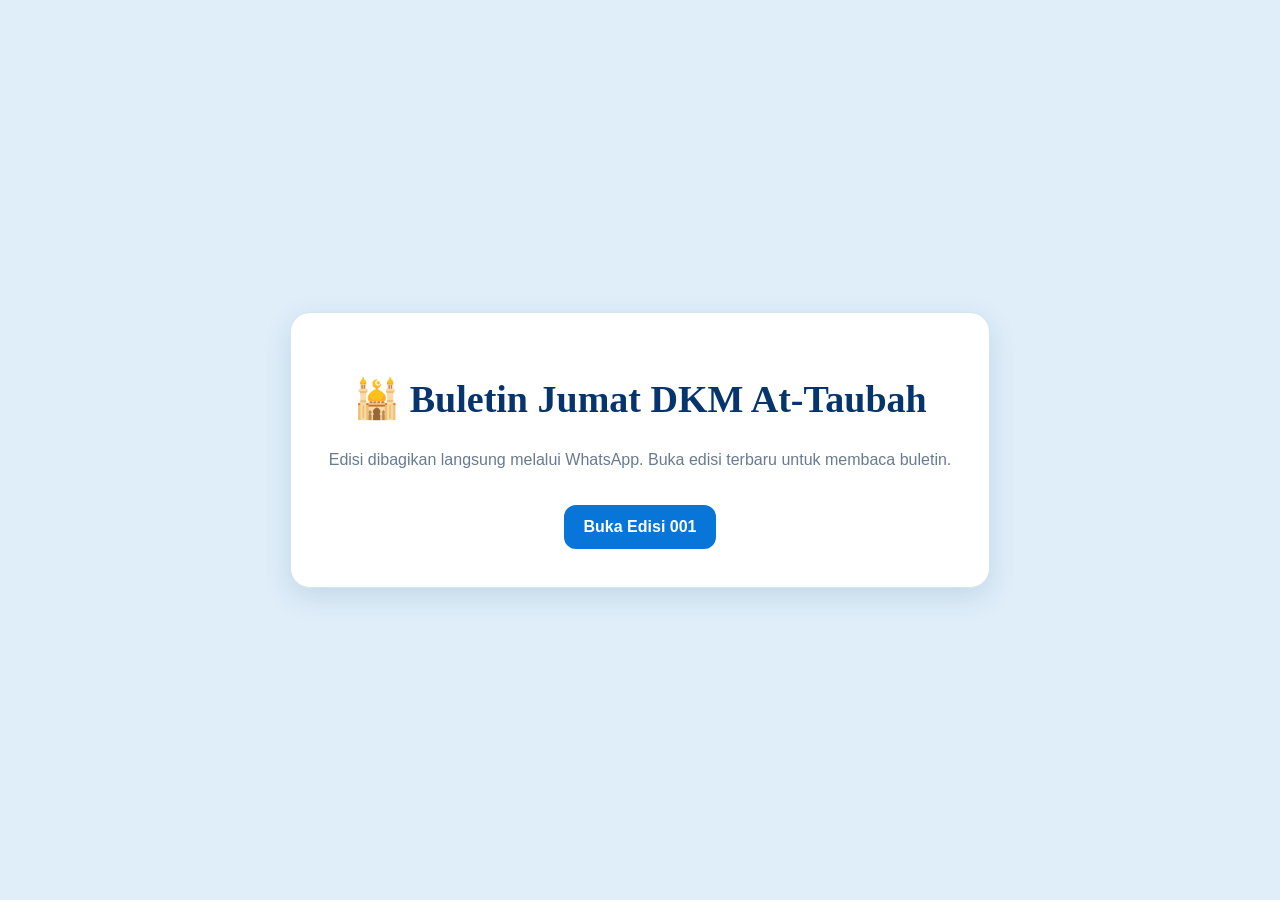
<file: index.html>
<!doctype html><html lang="id"><head><meta charset="utf-8"><meta name="viewport" content="width=device-width,initial-scale=1"><meta name="theme-color" content="#06356d"><title>Buletin Jumat DKM At-Taubah</title><style>
body{margin:0;background:#dfeef9;color:#122943;font-family:Arial,Helvetica,sans-serif;min-height:100vh;display:grid;place-items:center}.box{max-width:650px;margin:20px;background:#fff;border:1px solid #d5e5f2;border-radius:20px;padding:38px;box-shadow:0 9px 28px #08427820;text-align:center}.box h1{font:700 38px Georgia,serif;color:#06356d}.box p{color:#687b91;line-height:1.7}.box a{display:inline-block;margin-top:15px;background:#0876d8;color:#fff;text-decoration:none;padding:13px 20px;border-radius:12px;font-weight:900}</style></head><body><main class="box"><h1>🕌 Buletin Jumat DKM At-Taubah</h1><p>Edisi dibagikan langsung melalui WhatsApp. Buka edisi terbaru untuk membaca buletin.</p><a href="edisi/001/">Buka Edisi 001</a></main></body></html>
</file>
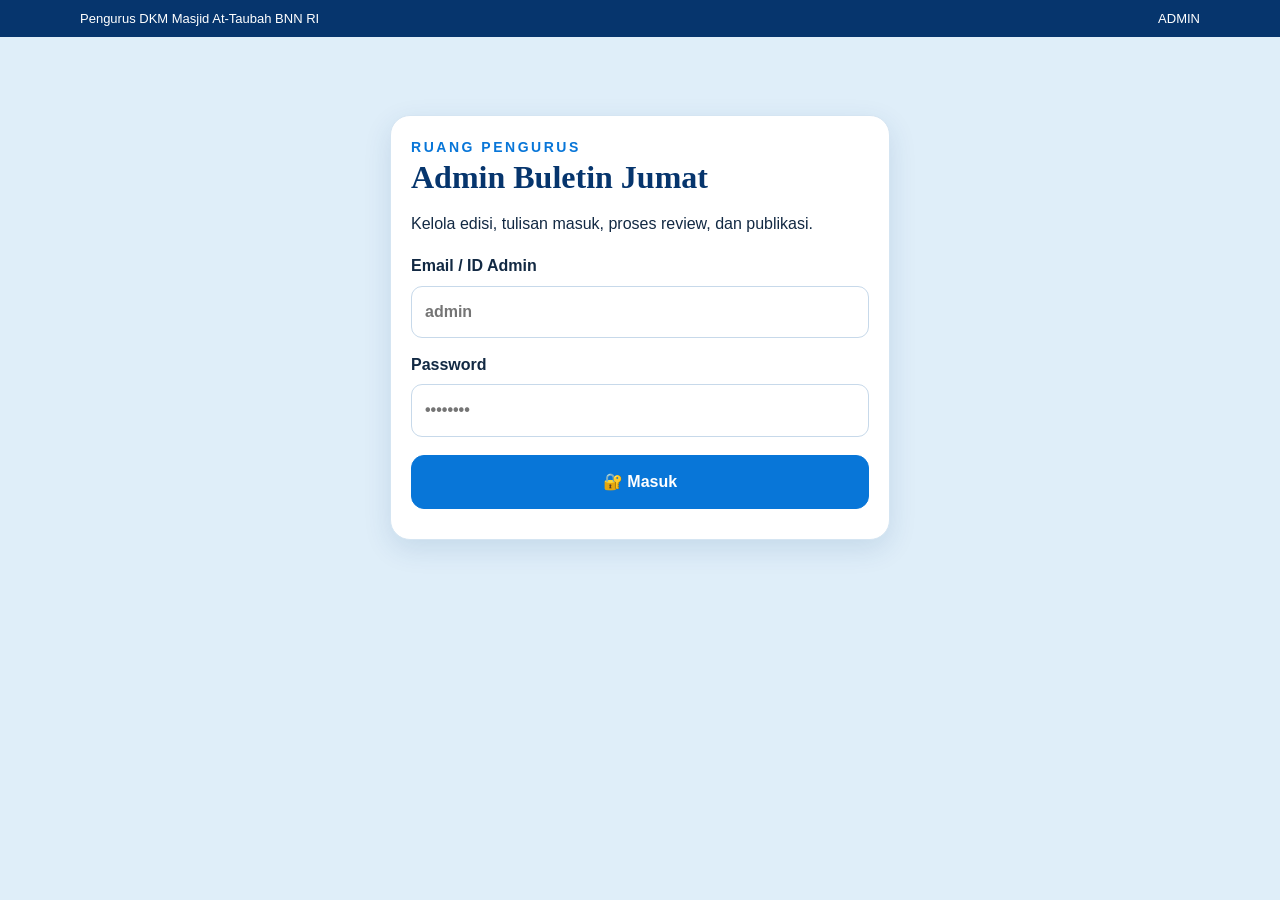
<file: admin/index.html>
<!doctype html><html lang="id"><head><meta charset="utf-8"><meta name="viewport" content="width=device-width,initial-scale=1"><meta name="theme-color" content="#06356d"><title>Admin — Buletin Jumat At-Taubah</title><link rel="stylesheet" href="../css/style.css"><style>
.admin-shell{max-width:1100px;margin:0 auto;padding:18px 0 40px}.admin-head{display:flex;justify-content:space-between;align-items:center;gap:12px;margin-bottom:16px}.admin-title{font:700 32px/1.1 Georgia,serif;color:var(--navy);margin:0}.admin-grid{display:grid;grid-template-columns:260px 1fr;gap:16px}.admin-nav{background:#fff;border:1px solid var(--line);border-radius:18px;padding:12px;box-shadow:0 8px 24px rgba(8,66,120,.08);height:max-content}.admin-nav button{width:100%;border:0;background:transparent;padding:12px;text-align:left;border-radius:10px;font-weight:800;color:var(--navy);cursor:pointer}.admin-nav button.active,.admin-nav button:hover{background:var(--sky)}.admin-panel{background:#fff;border:1px solid var(--line);border-radius:18px;padding:22px;box-shadow:0 8px 24px rgba(8,66,120,.08)}.admin-panel h2{font:700 26px/1.15 Georgia,serif;color:var(--navy);margin:0 0 14px}.statgrid{display:grid;grid-template-columns:repeat(4,1fr);gap:12px}.stat{padding:16px;border:1px solid var(--line);border-radius:14px;background:linear-gradient(145deg,#fff,#f3f9ff)}.stat b{display:block;font-size:28px;color:var(--blue)}.data-list{display:grid;gap:10px;margin-top:14px}.data-item{padding:14px;border:1px solid var(--line);border-radius:12px;background:#fbfdff}.data-item strong{color:var(--navy)}.row{display:grid;grid-template-columns:1fr 1fr;gap:12px}.admin-table{width:100%;border-collapse:collapse;margin-top:12px;font-size:14px}.admin-table th,.admin-table td{border-bottom:1px solid var(--line);padding:10px;text-align:left;vertical-align:top}.hidden{display:none!important}.login-card{max-width:500px;margin:60px auto}.admin-note{margin:10px 0}textarea.admin-area{min-height:280px}.status{display:inline-block;padding:5px 9px;border-radius:999px;font-weight:800;font-size:12px;background:#eef5ff;color:#124f8a}.status.review{background:#fff3cd;color:#705400}.status.approved{background:#e5f7eb;color:#166534}.status.published{background:#dff7e8;color:#116b3a}.status.draft{background:#edf1f5;color:#4b5563}.status.revisi{background:#fde8e8;color:#991b1b}.toolrow{display:flex;gap:8px;flex-wrap:wrap;margin:8px 0}.toolrow button{border:1px solid var(--line);background:#fff;padding:8px 10px;border-radius:9px;font-weight:700;cursor:pointer}.reviewbox{margin-top:14px;padding:14px;border:1px dashed #b9cbe0;border-radius:12px;background:#f7fbff}.review-url{word-break:break-all}.smallbtn{padding:8px 11px!important;font-size:13px!important;width:auto!important}.danger{border-color:#e8b4b4!important;color:#8a1c1c!important}
@media(max-width:760px){.admin-grid{grid-template-columns:1fr}.statgrid,.row{grid-template-columns:1fr}.admin-head{align-items:flex-start;flex-direction:column}}
</style></head><body><div class="top"><div class="wrap"><span>Pengurus DKM Masjid At-Taubah BNN RI</span><span>ADMIN</span></div></div><main class="wrap admin-shell">
<section id="loginView" class="card login-card cardpad"><div class="eyebrow" style="color:var(--blue)">Ruang Pengurus</div><h1 class="admin-title">Admin Buletin Jumat</h1><p>Kelola edisi, tulisan masuk, proses review, dan publikasi.</p><label>Email / ID Admin<input id="loginUser" autocomplete="username" placeholder="admin"></label><label>Password<input id="loginPass" type="password" autocomplete="current-password" placeholder="••••••••"></label><button class="btn primary" style="margin-top:18px;width:100%" onclick="login()">🔐 Masuk</button><div id="loginMsg" class="admin-note"></div></section>
<section id="dashboardView" class="hidden"><div class="admin-head"><div><div class="eyebrow" style="color:var(--blue)">Dashboard Pengurus</div><h1 class="admin-title">Kontrol Buletin Jumat</h1></div><button class="btn" onclick="logout()">Keluar</button></div><div class="admin-grid"><nav class="admin-nav"><button class="active" data-tab="overview">📊 Ringkasan</button><button data-tab="editions">🕌 Kelola Edisi</button><button data-tab="submissions">✍️ Tulisan Masuk</button><button data-tab="settings">⚙️ Pengaturan</button></nav><div>
<section id="tab-overview" class="admin-panel tab"><h2>Ringkasan</h2><div class="statgrid"><div class="stat"><span>Edisi terbit</span><b id="statPublished">—</b></div><div class="stat"><span>Draft</span><b id="statDraft">—</b></div><div class="stat"><span>Review Pengurus</span><b id="statReview">—</b></div><div class="stat"><span>Tulisan masuk</span><b id="statSubmissions">—</b></div></div><div class="data-list" id="overviewList"></div></section>
<section id="tab-editions" class="admin-panel tab hidden"><h2>Kelola Edisi</h2><div class="info admin-note">Alur: <b>Draft → Review Pengurus → Disetujui → Terbit</b>. Edisi tidak bisa diterbitkan sebelum disetujui.</div><div class="row"><label>Nomor edisi<input id="edNo" placeholder="002"></label><label>Tanggal Jumat<input id="edDate" type="date"></label><label>Tanggal Hijriah<input id="edHijriDate" placeholder="Contoh: 6 Rabiul Akhir 1448 H"></label></div><label>Judul tema<input id="edTitle" placeholder="Judul Buletin Jumat"></label><label>Ayat Arab<textarea id="edAyah" class="admin-area" placeholder="Teks Arab ayat"></textarea></label><label>Terjemahan ayat<textarea id="edAyahTrans" placeholder="Terjemahan ayat"></textarea></label><label>Referensi ayat<input id="edAyahRef" placeholder="QS. ..."></label><label>Hadis Arab<textarea id="edHadith" class="admin-area" placeholder="Teks Arab hadis"></textarea></label><label>Terjemahan hadis<textarea id="edHadithTrans" placeholder="Terjemahan hadis"></textarea></label><label>Referensi hadis<input id="edHadithRef" placeholder="HR. ..."></label>
<label>Renungan Utama<textarea id="edArticle" class="admin-area" placeholder="Tulis renungan. Untuk menyisipkan ayat/hadis di tengah tulisan, gunakan tombol di bawah."></textarea></label><div class="toolrow"><button type="button" onclick="insertBlock('AYAT')">＋ Sisipkan Ayat</button><button type="button" onclick="insertBlock('HADIS')">＋ Sisipkan Hadis</button></div><div class="info">Format sisipan: baris 1 = Arab, baris 2 = terjemahan, baris 3 = referensi. Tanda blok dikerjakan otomatis oleh tombol.</div>
<label>Untuk direnungkan<textarea id="edReflection" placeholder="Satu poin per baris"></textarea></label><label>Doa Arab<textarea id="edDoa" class="admin-area" placeholder="Teks Arab doa"></textarea></label><label>Terjemahan doa<textarea id="edDoaTrans" placeholder="Terjemahan doa"></textarea></label><label>Referensi doa<input id="edDoaRef" placeholder="QS. ..."></label><div class="form-actions"><button class="btn primary" onclick="saveEdition()">💾 Simpan Draft</button><button class="btn" onclick="sendReview()">👀 Kirim ke Pengurus untuk Review</button><button class="btn wa" onclick="publishEdition()">🚀 Terbitkan</button></div><div id="editionMsg" class="admin-note"></div><div id="reviewBox" class="reviewbox hidden"></div><div id="editionList" class="data-list"></div></section>
<section id="tab-submissions" class="admin-panel tab hidden"><h2>Tulisan Masuk</h2><div class="info">Tulisan dari form publik masuk ke sini. File naskah disimpan sebagai Word agar Redaksi dapat mengeditnya.</div><div class="data-list" id="submissionList"></div></section>
<section id="tab-settings" class="admin-panel tab hidden"><h2>Pengaturan</h2><label>Nomor WhatsApp Redaksi<input id="waNumber" placeholder="628xxxxxxxxxx"></label><label>Nama Redaksi<input id="redactionName" placeholder="Redaksi Buletin Jumat"></label><label>URL publik utama<input id="publicBaseUrl" placeholder="https://dkm-at-taubah.github.io/buletin-jumat/"></label><label>URL backend Apps Script<input id="apiUrl" placeholder="https://script.google.com/macros/s/.../exec"></label><div class="form-actions"><button class="btn primary" onclick="saveSettings()">💾 Simpan Pengaturan</button></div><div id="settingsMsg" class="admin-note"></div></section>
</div></div></section></main>
<script>
const KEY='bt_admin_token';const DEFAULT_API='https://script.google.com/macros/s/AKfycbzlzU4MrICT-K2VKofOH6EZOzpnh1L8S2KmSnaTEIpApq619AzHram7COGBsvFhbdulrA/exec';let API=localStorage.getItem('bt_api_url')||DEFAULT_API;
function apiFetch(action,options={}){const sep=API.includes('?')?'&':'?';const token=localStorage.getItem(KEY)||'';const url=API+sep+'action='+encodeURIComponent(action)+'&token='+encodeURIComponent(token);const cfg={...options};if(cfg.body&&typeof cfg.body==='object')cfg.body=JSON.stringify(cfg.body);if((cfg.method||'GET').toUpperCase()==='POST')cfg.headers={'Content-Type':'text/plain;charset=utf-8'};return fetch(url,cfg).then(async r=>{const t=await r.text();try{return JSON.parse(t)}catch(_){throw new Error('Backend tidak mengembalikan JSON. Periksa deployment Google Apps Script.')}})}
function showLoginMsg(t,ok=false){document.getElementById('loginMsg').innerHTML='<div class="'+(ok?'info':'notice')+'">'+escapeHtml(t)+'</div>'}function login(){const u=document.getElementById('loginUser').value.trim(),p=document.getElementById('loginPass').value;apiFetch('login',{method:'POST',body:{user:u,password:p}}).then(d=>{if(!d.ok)throw new Error(d.message||'Login gagal');localStorage.setItem(KEY,d.token);showDashboard()}).catch(e=>showLoginMsg(e.message||'Tidak dapat menghubungi backend.'))}function showDashboard(){document.getElementById('loginView').classList.add('hidden');document.getElementById('dashboardView').classList.remove('hidden');loadAll()}function logout(){localStorage.removeItem(KEY);location.reload()}
document.querySelectorAll('.admin-nav button').forEach(b=>b.onclick=()=>{document.querySelectorAll('.admin-nav button').forEach(x=>x.classList.remove('active'));b.classList.add('active');document.querySelectorAll('.tab').forEach(x=>x.classList.add('hidden'));document.getElementById('tab-'+b.dataset.tab).classList.remove('hidden')});
function loadAll(){apiFetch('dashboard').then(d=>{if(!d.ok)throw new Error(d.message);const ed=d.editions||[],sub=d.submissions||[];document.getElementById('statPublished').textContent=ed.filter(x=>x.status==='published').length;document.getElementById('statDraft').textContent=ed.filter(x=>x.status==='draft').length;document.getElementById('statReview').textContent=ed.filter(x=>x.status==='review').length;document.getElementById('statSubmissions').textContent=sub.length;document.getElementById('overviewList').innerHTML=ed.slice().reverse().slice(0,8).map(e=>editionCard(e)).join('')||'<div class="info">Belum ada data.</div>';renderEditions(ed);renderSubmissions(sub);renderSettings(d.settings)}).catch(e=>document.getElementById('overviewList').innerHTML='<div class="notice">'+escapeHtml(e.message)+'</div>')}
function badge(s){const x=String(s||'draft');const label={draft:'DRAFT',review:'REVIEW PENGURUS',approved:'DISETUJUI',published:'TERBIT',revisi:'PERLU REVISI'}[x]||x.toUpperCase();return '<span class="status '+x+'">'+label+'</span>'}function editionCard(e){const no=String(e.no).replace(/"/g,'&quot;');return '<div class="data-item"><strong>Edisi '+escapeHtml(e.no)+'</strong> — '+escapeHtml(e.title||'')+'<br><span class="src">'+escapeHtml(e.date||'')+(e.hijriDate?' • '+escapeHtml(e.hijriDate):'')+' • '+badge(e.status)+'</span><br><button class="btn smallbtn" style="margin-top:8px" onclick=\'loadEdition("'+no+'")\'>Edit</button> <button class="btn smallbtn danger" onclick=\'deleteEdition("'+no+'")\'>🗑️ Hapus</button>'+(e.reviewToken&&e.status==='review'?' <button class="btn smallbtn" onclick=\'showReview("'+no+'")\'>🔗 Link Review</button>':'')+'</div>'}function renderEditions(list){document.getElementById('editionList').innerHTML=list.slice().reverse().map(editionCard).join('')||'<div class="info">Belum ada edisi.</div>'}
function renderSubmissions(list){document.getElementById('submissionList').innerHTML=list.slice().reverse().map(s=>'<div class="data-item"><strong>'+escapeHtml(s.title||'Tanpa judul')+'</strong><br>'+escapeHtml(s.name||'')+' • '+escapeHtml(s.email||'')+' • '+escapeHtml(s.wa||'')+'<br><span class="src">'+escapeHtml(s.status||'Masuk')+' • '+escapeHtml(s.created||'')+'</span>'+(s.fileUrl?'<br><a href="'+escapeHtml(s.fileUrl)+'" target="_blank" rel="noopener">📄 Buka file Word</a>':'')+'<br><select class="smallbtn" onchange="changeSubStatus(\''+escapeHtml(s.id||'')+'\',this.value)"><option '+(s.status==='Masuk'?'selected':'')+'>Masuk</option><option '+(s.status==='Dibaca'?'selected':'')+'>Dibaca</option><option '+(s.status==='Diproses'?'selected':'')+'>Diproses</option><option '+(s.status==='Diterbitkan'?'selected':'')+'>Diterbitkan</option><option '+(s.status==='Ditolak'?'selected':'')+'>Ditolak</option></select></div>').join('')||'<div class="info">Belum ada tulisan.</div>'}
function renderSettings(s){s=s||{};document.getElementById('waNumber').value=s.waNumber||'';document.getElementById('redactionName').value=s.redactionName||'';document.getElementById('publicBaseUrl').value=s.publicBaseUrl||'https://dkm-at-taubah.github.io/buletin-jumat/';document.getElementById('apiUrl').value=API}
function escapeHtml(x){return String(x).replace(/[&<>"']/g,m=>({'&':'&amp;','<':'&lt;','>':'&gt;','"':'&quot;',"'":'&#039;'}[m]))}
function payloadEdition(){return{no:document.getElementById('edNo').value.trim(),date:document.getElementById('edDate').value,hijriDate:document.getElementById('edHijriDate').value.trim(),title:document.getElementById('edTitle').value,ayah:document.getElementById('edAyah').value,ayahTrans:document.getElementById('edAyahTrans').value,ayahRef:document.getElementById('edAyahRef').value,hadith:document.getElementById('edHadith').value,hadithTrans:document.getElementById('edHadithTrans').value,hadithRef:document.getElementById('edHadithRef').value,article:document.getElementById('edArticle').value,reflection:document.getElementById('edReflection').value,doa:document.getElementById('edDoa').value,doaTrans:document.getElementById('edDoaTrans').value,doaRef:document.getElementById('edDoaRef').value}}
function insertBlock(type){const ta=document.getElementById('edArticle');const block='\n\n['+type+']\nArab di sini\nTerjemahan di sini\nReferensi di sini\n[/'+type+']\n\n';const a=ta.selectionStart,b=ta.selectionEnd;ta.value=ta.value.slice(0,a)+block+ta.value.slice(b);ta.focus();ta.selectionStart=ta.selectionEnd=a+block.length}
function msg(id,d){document.getElementById(id).innerHTML='<div class="'+(d.ok?'info':'notice')+'">'+escapeHtml(d.message||'')+'</div>'}
function saveEdition(){apiFetch('saveEdition',{method:'POST',body:payloadEdition()}).then(d=>{msg('editionMsg',d);if(d.ok)loadAll()}).catch(e=>msg('editionMsg',{ok:false,message:e.message}))}
function sendReview(){apiFetch('sendToReview',{method:'POST',body:payloadEdition()}).then(d=>{msg('editionMsg',d);if(d.ok){document.getElementById('reviewBox').classList.remove('hidden');document.getElementById('reviewBox').innerHTML='<b>👀 Siap dicek Pengurus</b><p class="review-url">'+escapeHtml(d.reviewUrl)+'</p><div class="toolrow"><button onclick="copyText(\''+d.reviewUrl.replace(/'/g,"\\'")+'\')">📋 Salin Link Review</button><button onclick="shareReview(\''+d.reviewUrl.replace(/'/g,"\\'")+'\')">🟢 Share ke WhatsApp Pengurus</button></div>';loadAll()}}).catch(e=>msg('editionMsg',{ok:false,message:e.message}))}
function shareReview(url){const t='🔎 *Review Buletin Jumat*\n\nMohon cek akhir Edisi '+document.getElementById('edNo').value+' sebelum diterbitkan.\n\n⚠️ DRAFT — REVIEW PENGURUS\n\n'+url;window.open('https://wa.me/?text='+encodeURIComponent(t),'_blank')}
function copyText(t){navigator.clipboard?navigator.clipboard.writeText(t).then(()=>alert('Link review disalin.')):alert(t)}
function showReview(no){apiFetch('getEdition',{method:'POST',body:{no}}).then(d=>{if(!d.ok)throw new Error(d.message);const e=d.edition;if(!e.reviewToken)throw new Error('Link review belum tersedia.');const url=API+'?action=reviewPage&no='+encodeURIComponent(no)+'&reviewToken='+encodeURIComponent(e.reviewToken);document.getElementById('reviewBox').classList.remove('hidden');document.getElementById('reviewBox').innerHTML='<b>🔗 Link Review Edisi '+escapeHtml(no)+'</b><p class="review-url">'+escapeHtml(url)+'</p><div class="toolrow"><button onclick="copyText(\''+url.replace(/'/g,"\\'")+'\')">📋 Salin</button><button onclick="shareReview(\''+url.replace(/'/g,"\\'")+'\')">🟢 Share WhatsApp</button></div>'}).catch(e=>alert(e.message))}
function loadEdition(no){apiFetch('getEdition',{method:'POST',body:{no}}).then(d=>{if(!d.ok)throw new Error(d.message);const e=d.edition;for(const [id,val] of Object.entries({edNo:e.no,edDate:e.date,edHijriDate:e.hijriDate,edTitle:e.title,edAyah:e.ayah,edAyahTrans:e.ayahTrans,edAyahRef:e.ayahRef,edHadith:e.hadith,edHadithTrans:e.hadithTrans,edHadithRef:e.hadithRef,edArticle:e.article,edReflection:e.reflection,edDoa:e.doa,edDoaTrans:e.doaTrans,edDoaRef:e.doaRef}))document.getElementById(id).value=val||'';document.getElementById('reviewBox').classList.add('hidden');document.querySelector('[data-tab="editions"]').click();window.scrollTo({top:0,behavior:'smooth'})}).catch(e=>alert(e.message))}
function publishEdition(){apiFetch('publishEdition',{method:'POST',body:payloadEdition()}).then(d=>{msg('editionMsg',d);if(d.ok)loadAll()}).catch(e=>msg('editionMsg',{ok:false,message:e.message}))}
function deleteEdition(no){if(!confirm('Hapus Edisi '+no+' dari data admin?\n\nEdisi TERBIT tidak dapat dihapus melalui fungsi ini.'))return;apiFetch('deleteEdition',{method:'POST',body:{no:String(no)}}).then(d=>{if(d.ok){alert(d.message||'Edisi berhasil dihapus.');loadAll()}else alert(d.message||'Edisi gagal dihapus.')}).catch(e=>alert(e.message||'Tidak dapat menghapus edisi.'))}
function changeSubStatus(id,status){apiFetch('updateSubmissionStatus',{method:'POST',body:{id,status}}).then(d=>{if(!d.ok)alert(d.message)}).catch(e=>alert(e.message))}
function saveSettings(){API=document.getElementById('apiUrl').value.trim();localStorage.setItem('bt_api_url',API);const data={waNumber:document.getElementById('waNumber').value.trim(),redactionName:document.getElementById('redactionName').value.trim(),publicBaseUrl:document.getElementById('publicBaseUrl').value.trim()};apiFetch('saveSettings',{method:'POST',body:data}).then(d=>msg('settingsMsg',d)).catch(e=>msg('settingsMsg',{ok:false,message:e.message}))}
if(localStorage.getItem(KEY)&&API)showDashboard();
</script></body></html>
</file>
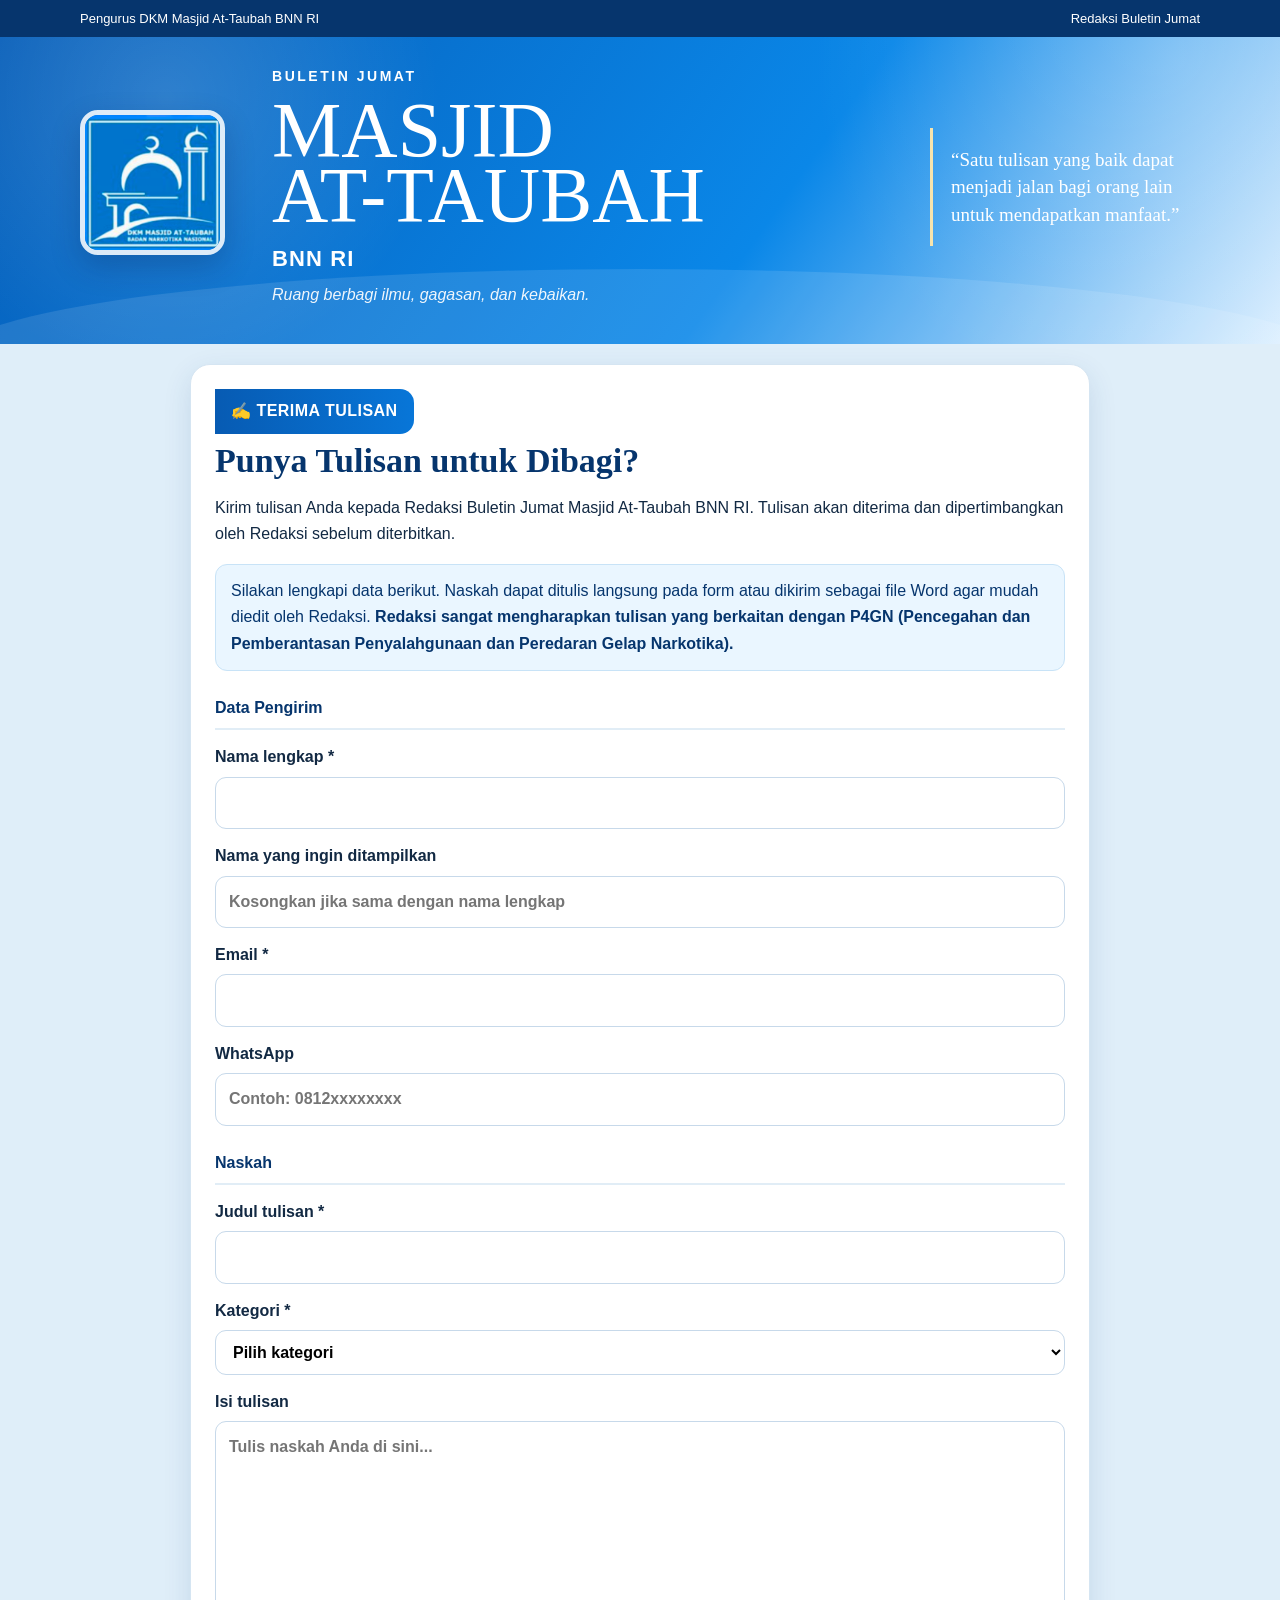
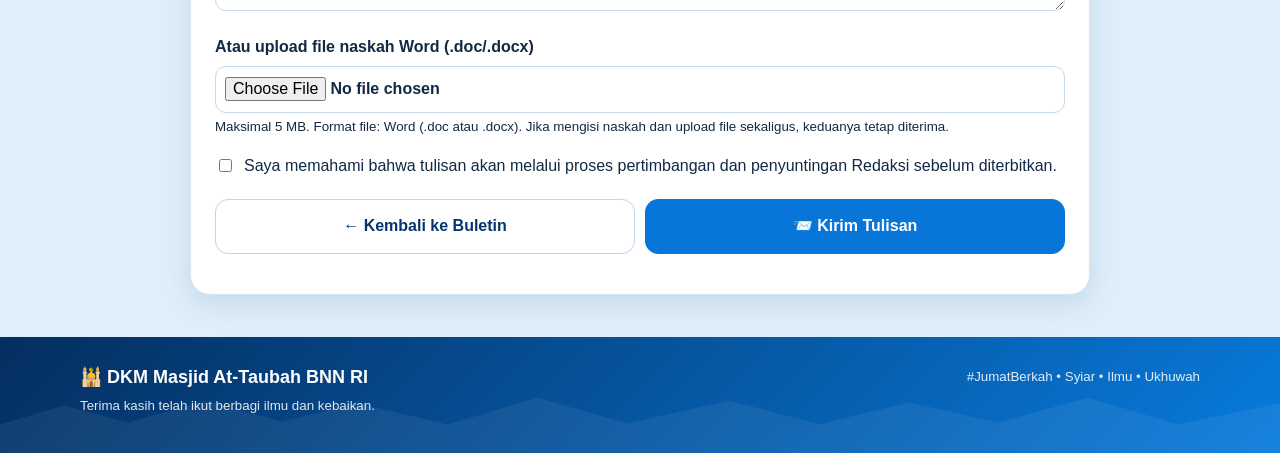
<file: kirim-tulisan/index.html>
<!doctype html>
<html lang="id">
<head>
<meta charset="utf-8"><meta name="viewport" content="width=device-width,initial-scale=1">
<title>Kirim Tulisan — Buletin Jumat At-Taubah</title>
<link rel="stylesheet" href="../css/style.css">
</head>
<body>
<div class="top"><div class="wrap"><span>Pengurus DKM Masjid At-Taubah BNN RI</span><span>Redaksi Buletin Jumat</span></div></div>
<header class="mast"><div class="wrap mast-inner"><div><img class="logo" src="../assets/logo-dkm.jpg" alt="Logo DKM"></div><div><div class="eyebrow">Buletin Jumat</div><div class="bigtitle"><span>MASJID</span><span>AT-TAUBAH</span></div><div class="brandline">BNN RI</div><div class="tagline">Ruang berbagi ilmu, gagasan, dan kebaikan.</div></div><div class="mast-quote">“Satu tulisan yang baik dapat menjadi jalan bagi orang lain untuk mendapatkan manfaat.”</div></div></header>
<main class="wrap form-page"><section class="form-card">
<div class="ribbon">✍️ TERIMA TULISAN</div>
<h1 class="form-title">Punya Tulisan untuk Dibagi?</h1>
<p>Kirim tulisan Anda kepada Redaksi Buletin Jumat Masjid At-Taubah BNN RI. Tulisan akan diterima dan dipertimbangkan oleh Redaksi sebelum diterbitkan.</p>
<div class="info">Silakan lengkapi data berikut. Naskah dapat ditulis langsung pada form atau dikirim sebagai file Word agar mudah diedit oleh Redaksi. <strong>Redaksi sangat mengharapkan tulisan yang berkaitan dengan P4GN (Pencegahan dan Pemberantasan Penyalahgunaan dan Peredaran Gelap Narkotika).</strong></div>
<form id="submissionForm">
<div class="section-label">Data Pengirim</div>
<label>Nama lengkap *<input id="name" required maxlength="120" autocomplete="name"></label>
<label>Nama yang ingin ditampilkan<input id="displayName" maxlength="120" placeholder="Kosongkan jika sama dengan nama lengkap"></label>
<label>Email *<input id="email" type="email" required maxlength="160" autocomplete="email"></label>
<label>WhatsApp<input id="wa" type="tel" maxlength="30" placeholder="Contoh: 0812xxxxxxxx"></label>
<div class="section-label">Naskah</div>
<label>Judul tulisan *<input id="title" required maxlength="200"></label>
<label>Kategori *<select id="category" required><option value="">Pilih kategori</option><option>Renungan</option><option>Keislaman</option><option>Keluarga</option><option>Pendidikan</option><option>Kesehatan</option><option>Pengalaman</option><option>P4GN</option><option>Lainnya</option></select></label>
<label>Isi tulisan<textarea id="text" maxlength="30000" placeholder="Tulis naskah Anda di sini..."></textarea></label>
<label>Atau upload file naskah Word (.doc/.docx)<input id="file" type="file" accept=".doc,.docx,application/msword,application/vnd.openxmlformats-officedocument.wordprocessingml.document"></label>
<small>Maksimal 5 MB. Format file: Word (.doc atau .docx). Jika mengisi naskah dan upload file sekaligus, keduanya tetap diterima.</small>
<label class="checkline"><input id="agree" type="checkbox" required> Saya memahami bahwa tulisan akan melalui proses pertimbangan dan penyuntingan Redaksi sebelum diterbitkan.</label>
<div class="form-actions"><a class="btn" href="../edisi/001/">← Kembali ke Buletin</a><button class="btn primary" id="submitBtn" type="submit">📨 Kirim Tulisan</button></div>
<div id="status" class="status"></div>
</form></section></main>
<footer class="footer"><div class="wrap"><div><strong>🕌 DKM Masjid At-Taubah BNN RI</strong><br><small>Terima kasih telah ikut berbagi ilmu dan kebaikan.</small></div><div><small>#JumatBerkah • Syiar • Ilmu • Ukhuwah</small></div></div></footer>
<script>
const API='https://script.google.com/macros/s/AKfycbzlzU4MrICT-K2VKofOH6EZOzpnh1L8S2KmSnaTEIpApq619AzHram7COGBsvFhbdulrA/exec';
const form=document.getElementById('submissionForm'), statusEl=document.getElementById('status'), btn=document.getElementById('submitBtn');
function status(msg,ok){statusEl.innerHTML='<div class="'+(ok?'info':'notice')+'">'+msg+'</div>';}
function fileToBase64(file){return new Promise((resolve,reject)=>{const r=new FileReader();r.onload=()=>resolve(String(r.result).split(',')[1]||'');r.onerror=reject;r.readAsDataURL(file);});}
form.addEventListener('submit',async e=>{
 e.preventDefault(); const file=document.getElementById('file').files[0];
 if(!document.getElementById('text').value.trim() && !file){status('Silakan isi naskah atau upload file naskah.',false);return;}
 if(file && file.size>5*1024*1024){status('File terlalu besar. Maksimal 5 MB.',false);return;}
 if(file && !/\.(doc|docx)$/i.test(file.name)){status('File naskah harus Microsoft Word (.doc atau .docx).',false);return;}
 if(file && !/\.(doc|docx)$/i.test(file.name)){status('File naskah harus Microsoft Word (.doc atau .docx).',false);return;}
 btn.disabled=true;btn.textContent='⏳ Mengirim...';statusEl.innerHTML='';
 try{
  const body={action:'saveSubmission',name:document.getElementById('name').value.trim(),displayName:document.getElementById('displayName').value.trim(),email:document.getElementById('email').value.trim(),wa:document.getElementById('wa').value.trim(),title:document.getElementById('title').value.trim(),category:document.getElementById('category').value,text:document.getElementById('text').value.trim(),fileName:file?file.name:'',fileType:file?file.type:'',fileData:file?await fileToBase64(file):''};
  const res=await fetch(API+'?action=saveSubmission',{method:'POST',headers:{'Content-Type':'text/plain;charset=utf-8'},body:JSON.stringify(body)});
  const raw=await res.text(); let data; try{data=JSON.parse(raw)}catch(_){throw new Error('Server tidak mengembalikan jawaban yang dapat dibaca.');}
  if(!data.ok) throw new Error(data.message||'Pengiriman gagal.');
  status('Alhamdulillah, tulisan berhasil dikirim ke Redaksi. Terima kasih sudah berbagi.',true); form.reset();
 }catch(err){status(err.message||'Tidak dapat menghubungi server. Silakan coba lagi.',false);}
 finally{btn.disabled=false;btn.textContent='📨 Kirim Tulisan';}
});
</script></body></html>
</file>
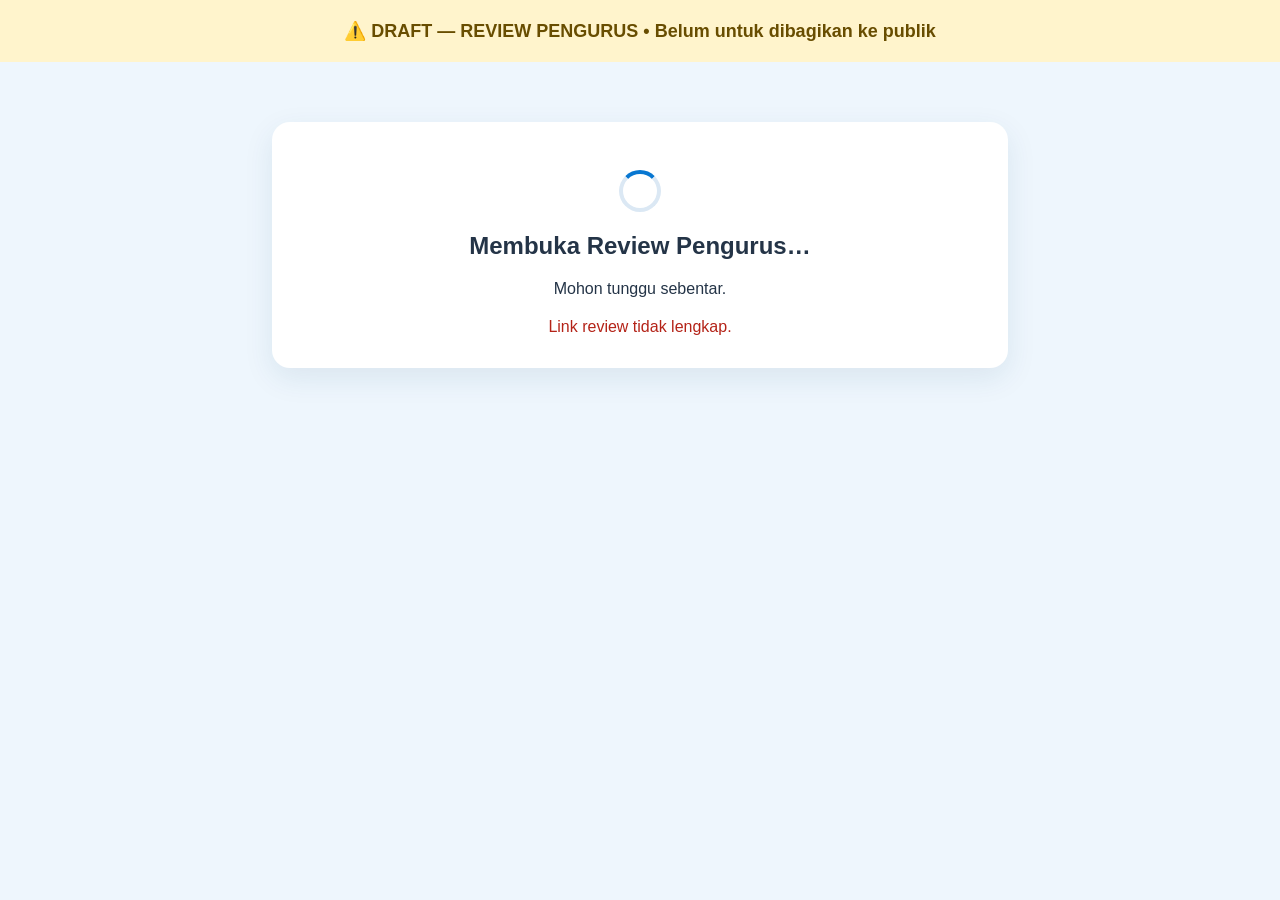
<file: review/index.html>
<!doctype html><html lang="id"><head><meta charset="utf-8"><meta name="viewport" content="width=device-width,initial-scale=1"><meta name="theme-color" content="#06356d"><title>Review Pengurus — Buletin Jumat</title><style>body{margin:0;background:#eef6fd;font-family:Arial,sans-serif;color:#243447}.bar{background:#fff4cc;color:#684d00;padding:20px;text-align:center;font-weight:800;font-size:18px}.box{max-width:680px;margin:60px auto;background:#fff;border-radius:18px;padding:28px;box-shadow:0 10px 30px #164a6d18;text-align:center}.spin{margin:20px auto;width:34px;height:34px;border:4px solid #dbe8f4;border-top-color:#0877d1;border-radius:50%;animation:s 1s linear infinite}@keyframes s{to{transform:rotate(360deg)}}.err{color:#b42318;line-height:1.6}</style></head><body><div class="bar">⚠️ DRAFT — REVIEW PENGURUS • Belum untuk dibagikan ke publik</div><div class="box"><div class="spin"></div><h2>Membuka Review Pengurus…</h2><p>Mohon tunggu sebentar.</p><div id="err"></div></div><script>(function(){const p=new URLSearchParams(location.search),no=p.get('no')||'',token=p.get('reviewToken')||'';if(!no||!token){document.getElementById('err').innerHTML='<div class="err">Link review tidak lengkap.</div>';return;}const app='https://script.google.com/macros/s/AKfycbzlzU4MrICT-K2VKofOH6EZOzpnh1L8S2KmSnaTEIpApq619AzHram7COGBsvFhbdulrA/exec';location.replace(app+'?action=reviewPage&no='+encodeURIComponent(no)+'&reviewToken='+encodeURIComponent(token)+'&_='+Date.now());})();</script></body></html>
</file>
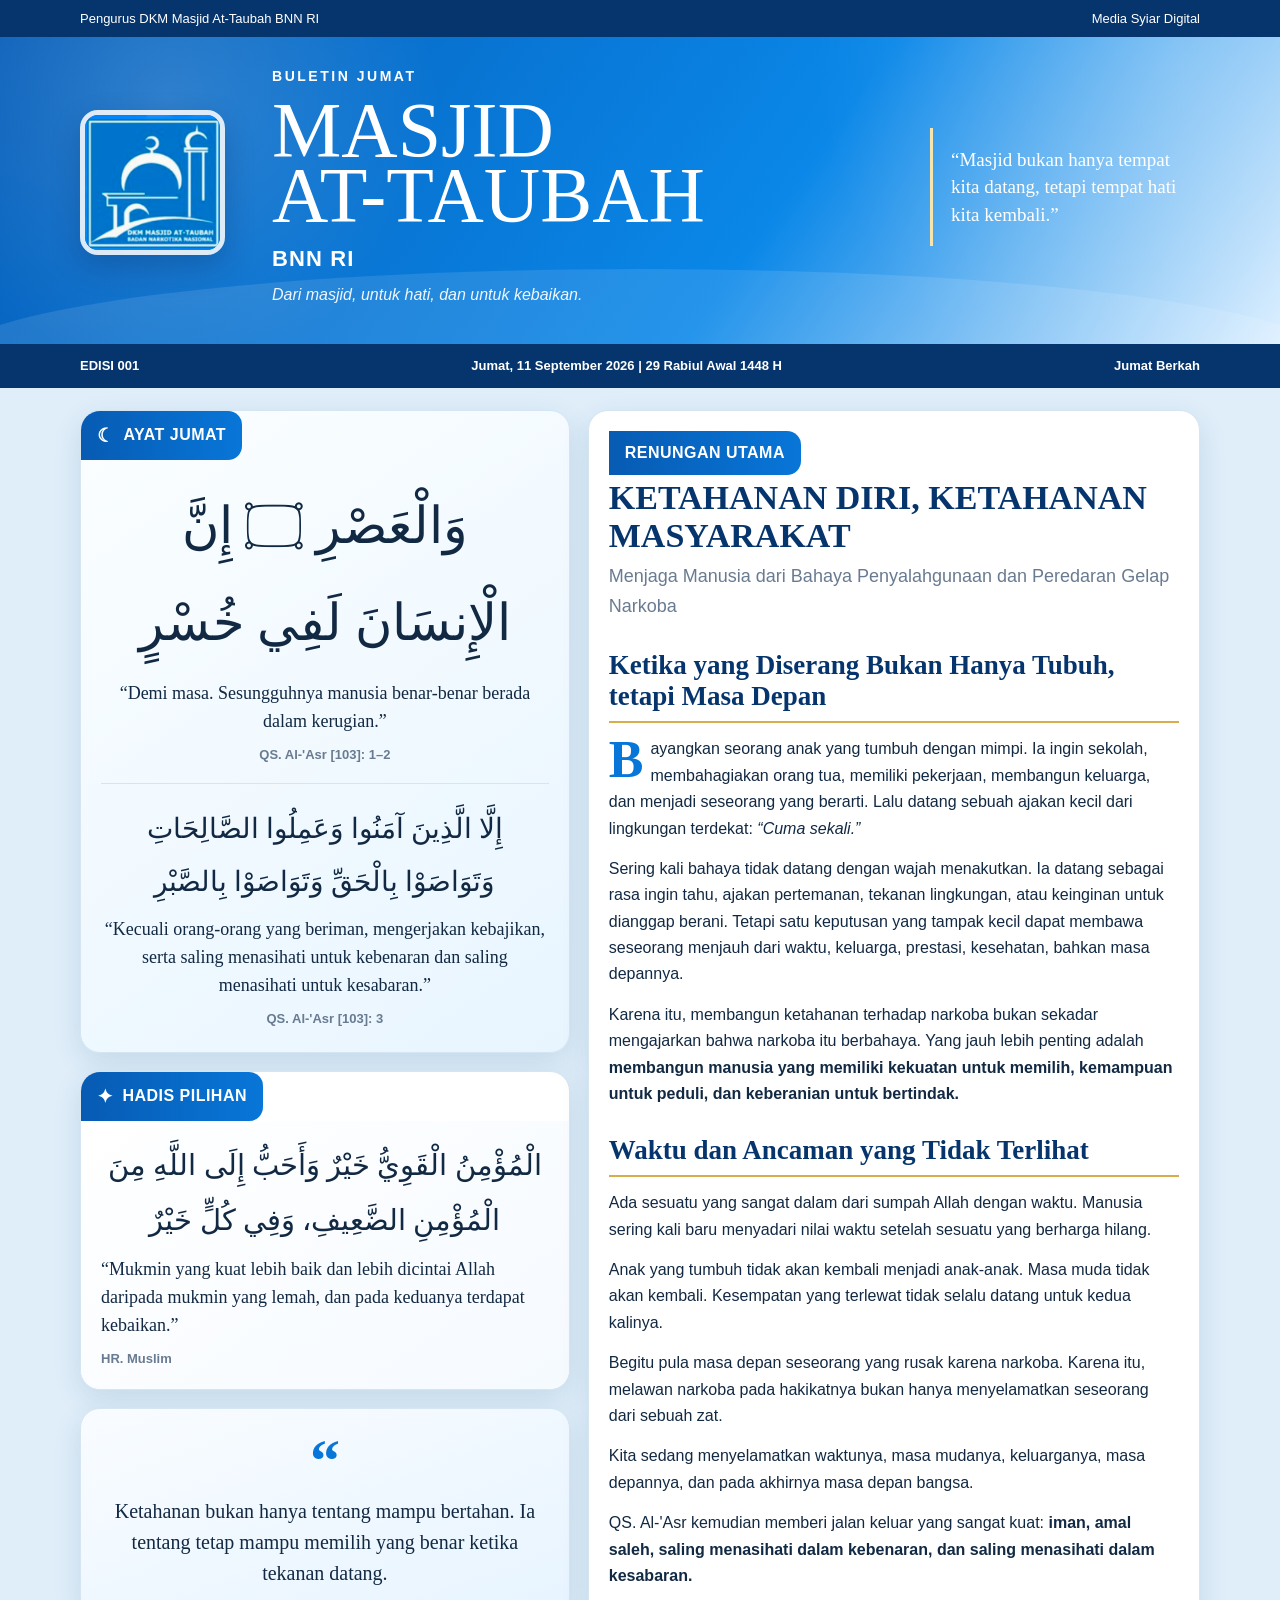
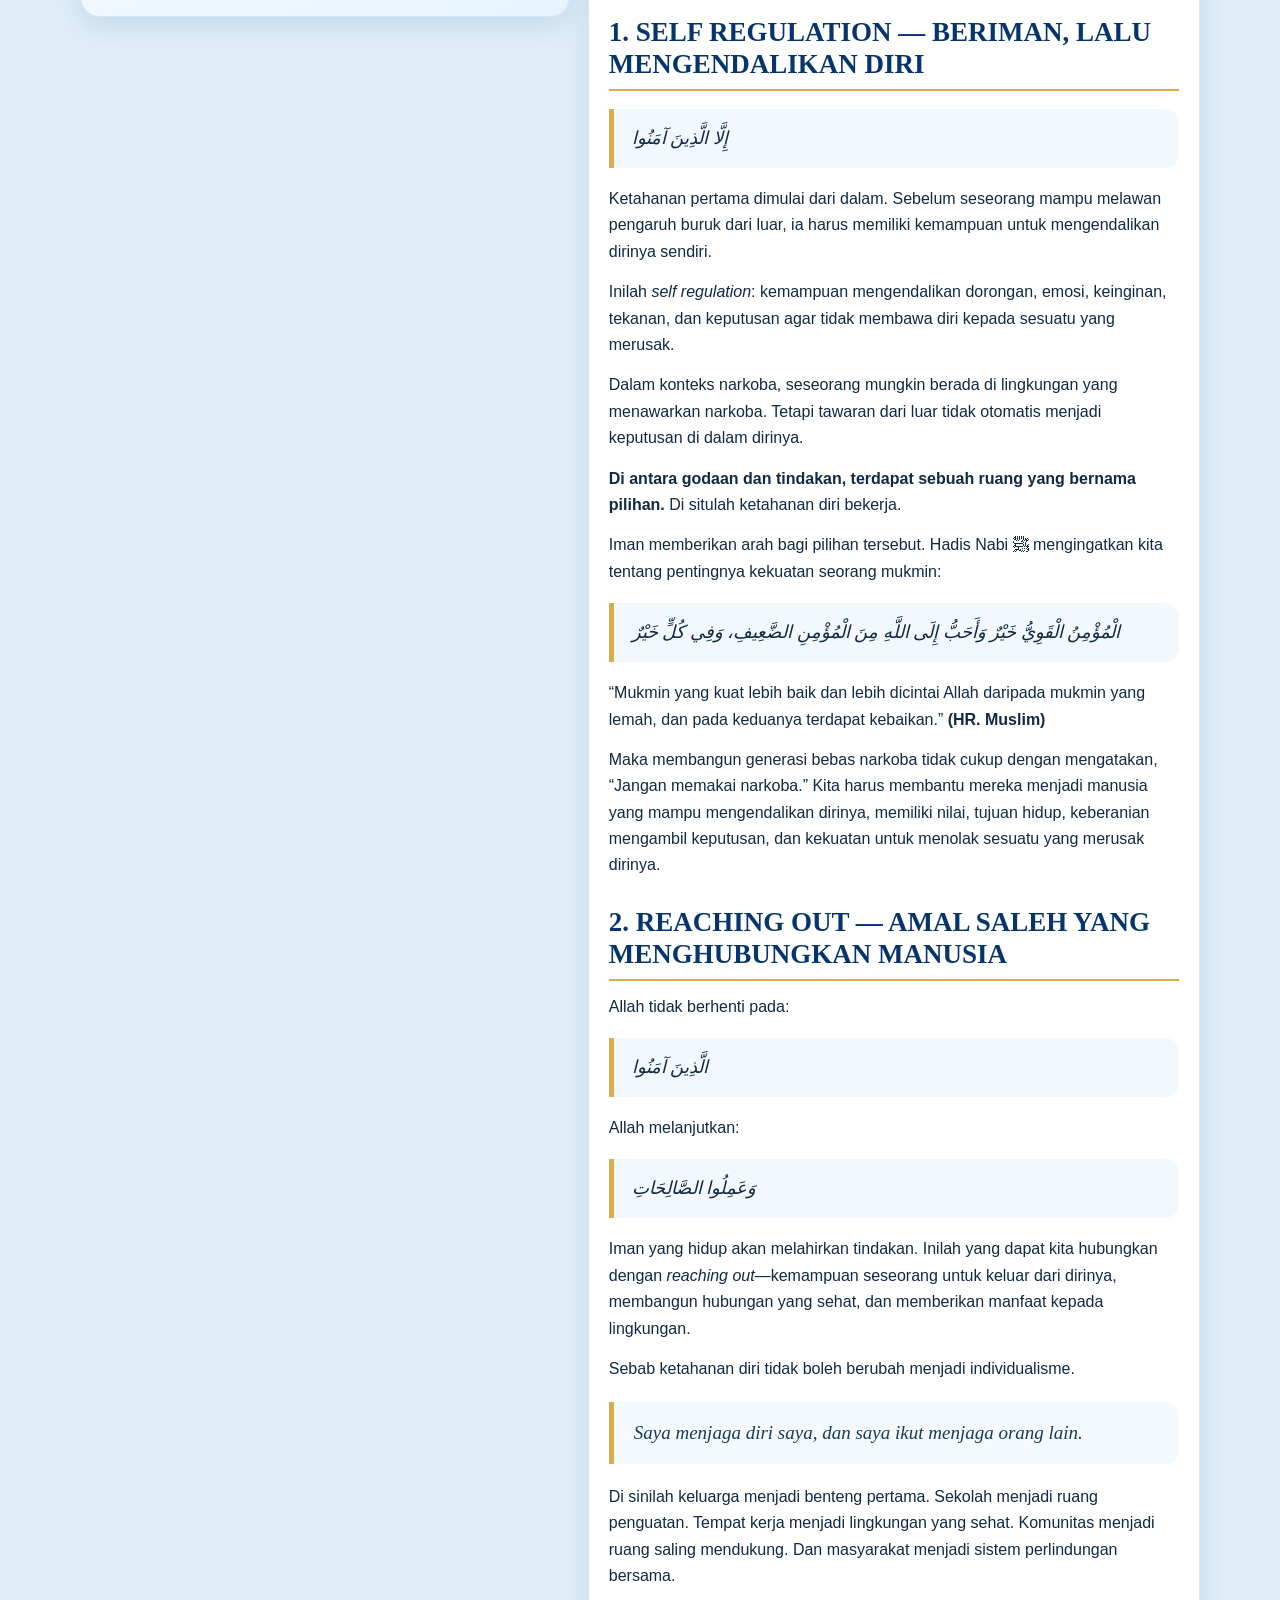
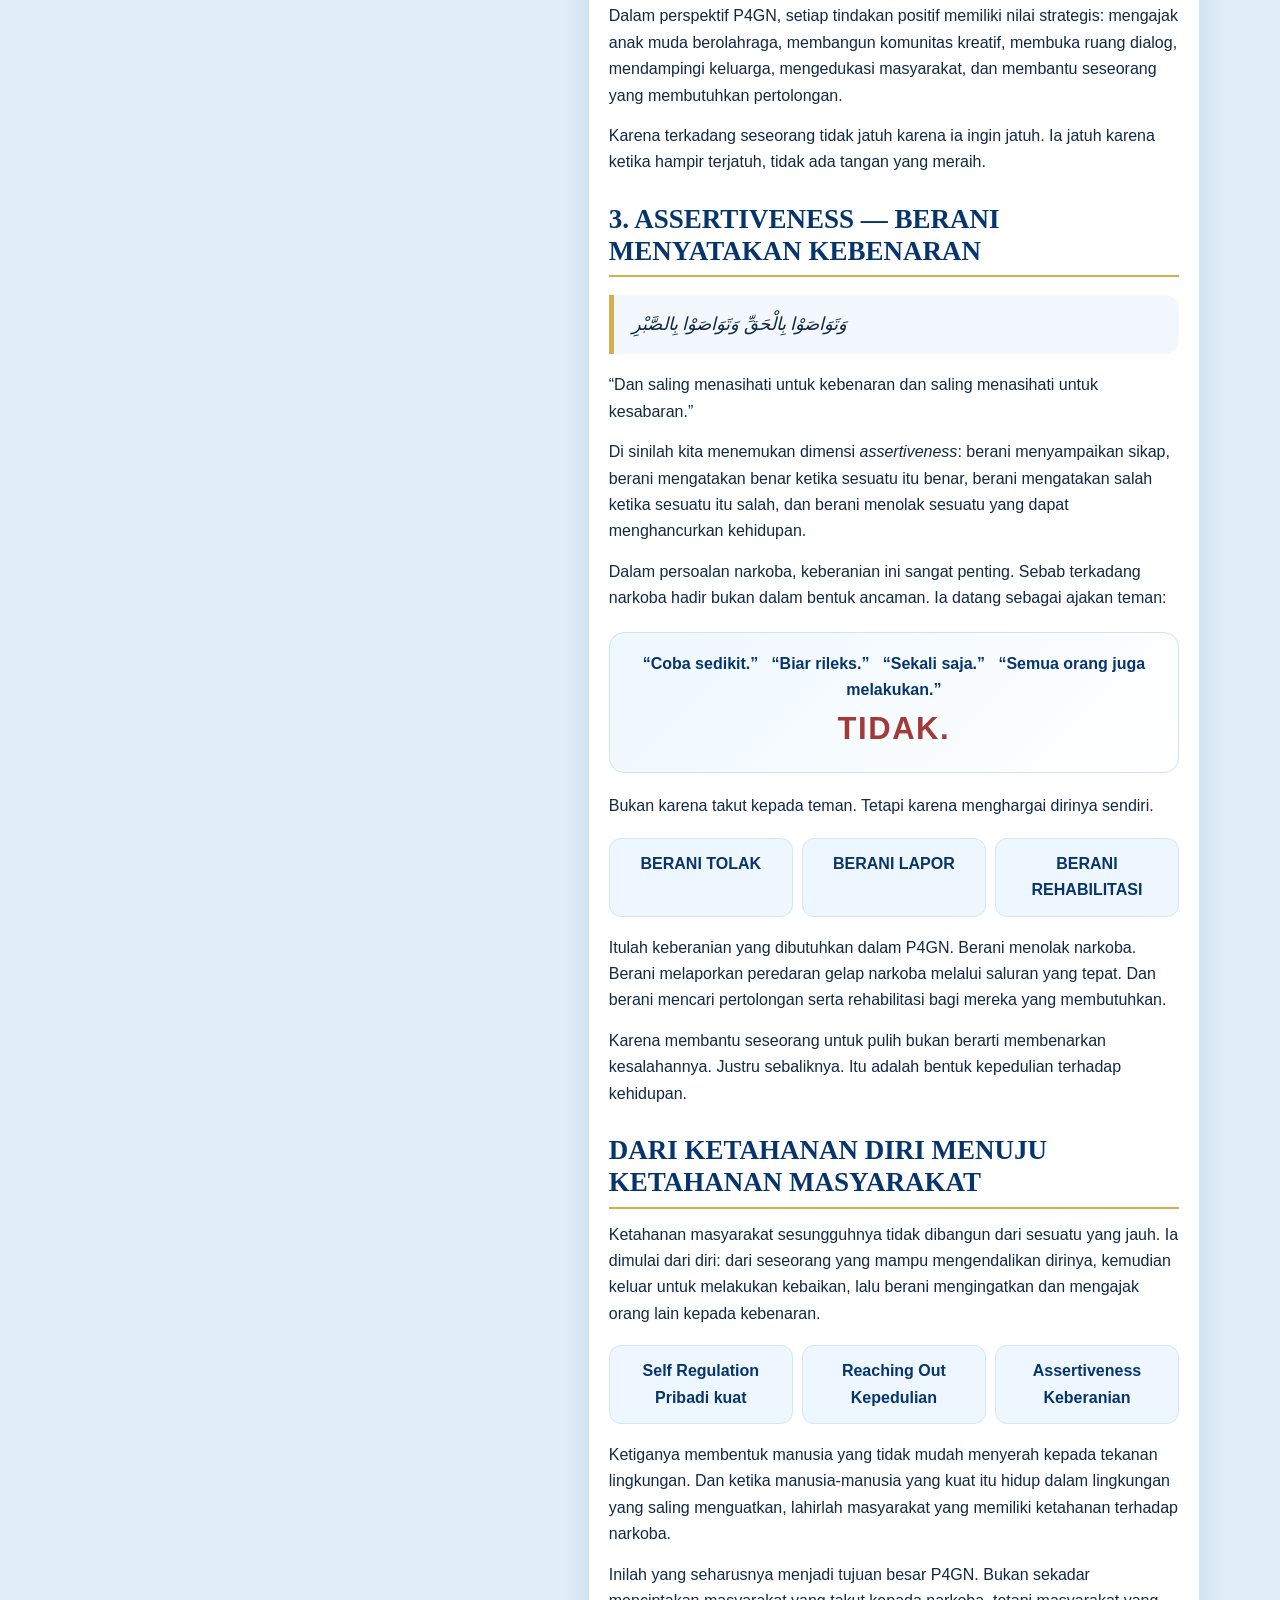
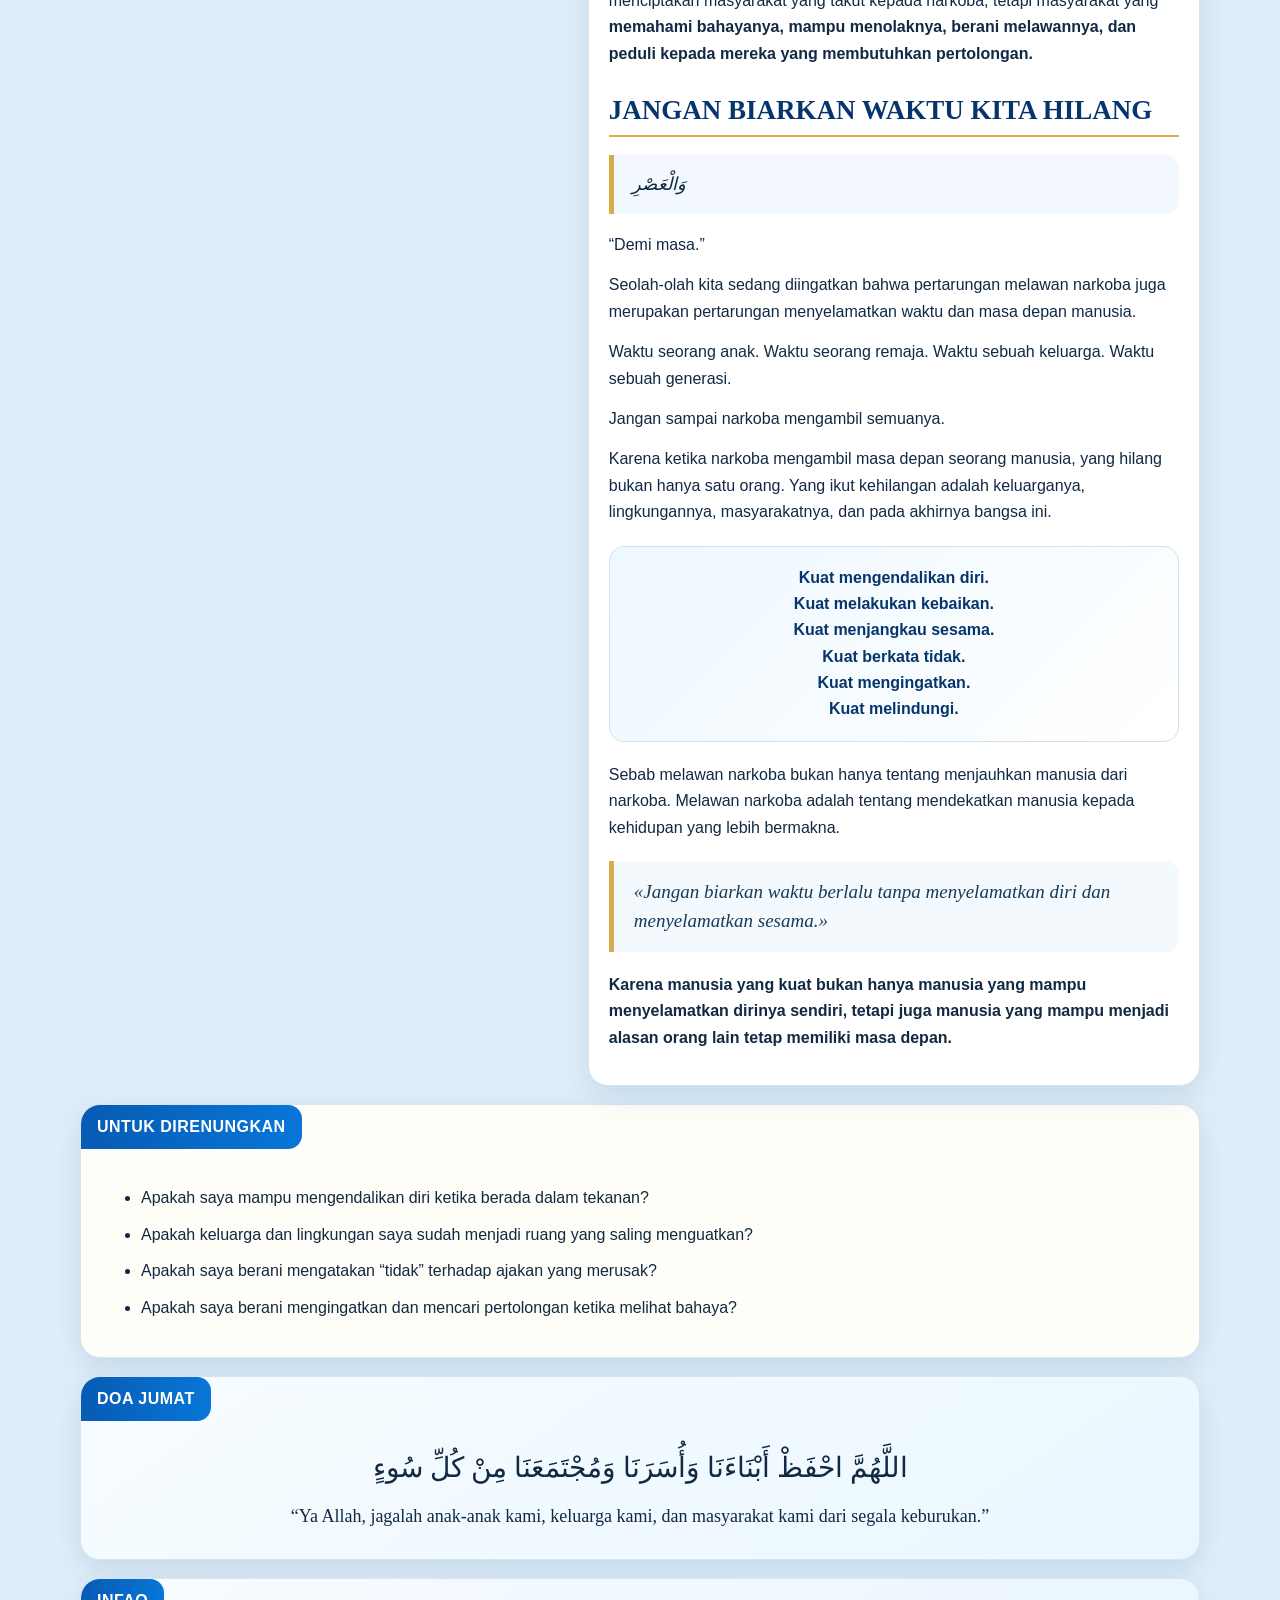
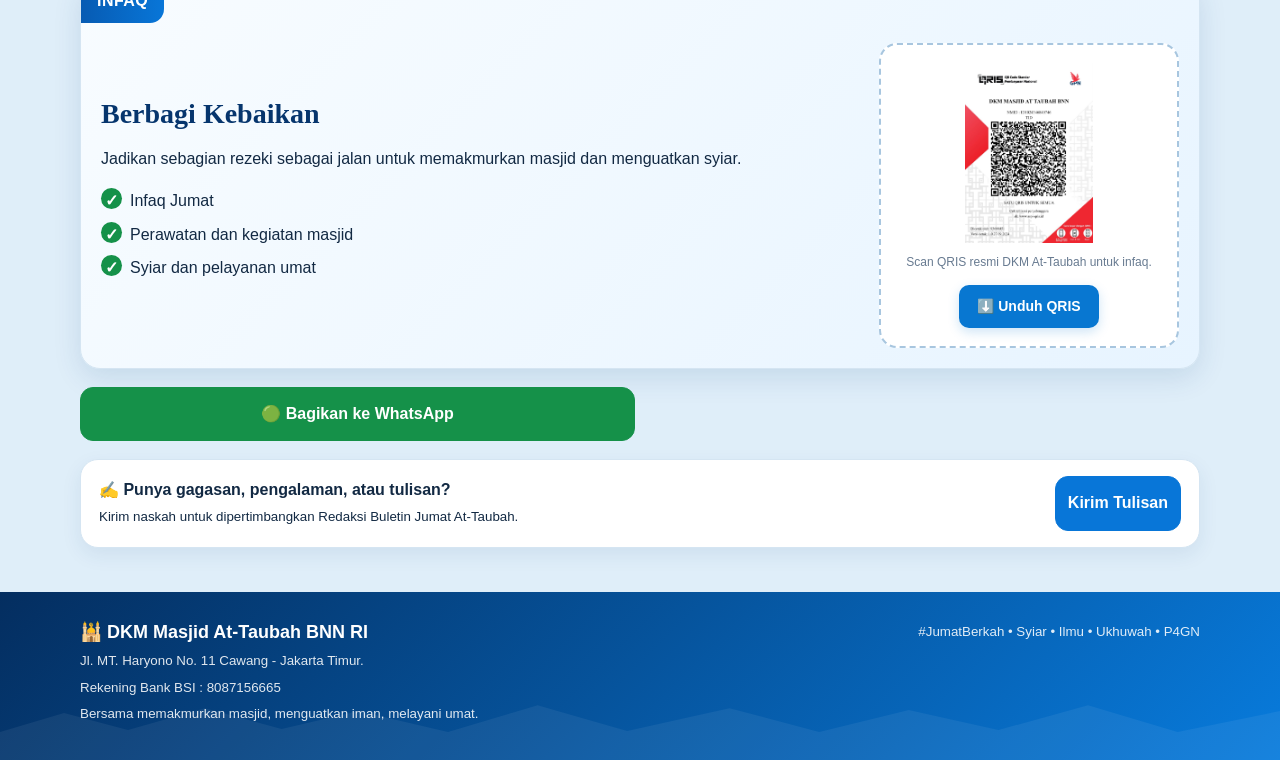
<file: edisi/001/index.html>
<!doctype html>
<html lang="id">
<head>
<meta charset="utf-8">
<meta name="viewport" content="width=device-width,initial-scale=1">
<meta name="theme-color" content="#0876d8">
<meta name="description" content="Buletin Jumat Digital DKM Masjid At-Taubah BNN RI">
<title>Buletin Jumat Edisi 001 — Ketahanan Diri, Ketahanan Masyarakat</title>
<link rel="stylesheet" href="../../css/style.css">
<style>
.article .section-title{font:700 27px/1.18 Georgia,"Times New Roman",serif;color:#06356d;margin:28px 0 13px;padding-bottom:8px;border-bottom:2px solid #d8ad4b}
.article .lead-title{font:700 34px/1.12 Georgia,"Times New Roman",serif;color:#06356d;margin:4px 0 7px}
.article .subtitle{font-size:18px;color:#687b91;margin-bottom:20px}
.article .dropcap:first-letter{font:700 52px/38px Georgia,serif;color:#0876d8;float:left;padding:5px 7px 0 0}
.article blockquote{margin:20px 0;padding:16px 20px;border-left:5px solid #d8ad4b;background:#f4f9fd;border-radius:0 14px 14px 0;font:italic 19px/1.55 Georgia,serif;color:#173b58}
.article .key{margin:20px 0;padding:18px;border-radius:15px;background:linear-gradient(135deg,#eef8ff,#fff);border:1px solid #cfe3f2;text-align:center;color:#06356d;font-weight:900}
.article .key .big{font-size:31px;color:#a33a3a;letter-spacing:.05em}
.article .triple{display:grid;grid-template-columns:repeat(3,1fr);gap:9px;margin:18px 0}
.article .triple div{background:#eef7ff;border:1px solid #d3e7f6;border-radius:12px;padding:12px;text-align:center;font-weight:900;color:#06356d}
@media(max-width:850px){.article .triple{grid-template-columns:1fr}}
</style>
</head>
<body>

<div class="top"><div class="wrap">
<span>Pengurus DKM Masjid At-Taubah BNN RI</span>
<span>Media Syiar Digital</span>
</div></div>

<header class="mast">
<div class="wrap mast-inner">
<div>
<img class="logo" src="../../assets/logo-dkm.jpg" alt="Logo DKM Masjid At-Taubah BNN RI">
</div>
<div>
<div class="eyebrow">Buletin Jumat</div>
<div class="bigtitle"><span>MASJID</span><span>AT-TAUBAH</span></div>
<div class="brandline">BNN RI</div>
<div class="tagline">Dari masjid, untuk hati, dan untuk kebaikan.</div>
</div>
<div class="mast-quote">“Masjid bukan hanya tempat kita datang, tetapi tempat hati kita kembali.”</div>
</div>
</header>

<div class="edbar"><div class="wrap">
<span>EDISI 001</span><span>Jumat, 11 September 2026 | 29 Rabiul Awal 1448 H</span><span>Jumat Berkah</span>
</div></div>

<main class="wrap page">
<div class="layout">

<aside>
<section class="card ayah">
<div class="ribbon"><i>☾</i> AYAT JUMAT</div>
<div class="ayahbody">
<div class="ar">وَالْعَصْرِ ۝ إِنَّ الْإِنسَانَ لَفِي خُسْرٍ</div>
<div class="trans">“Demi masa. Sesungguhnya manusia benar-benar berada dalam kerugian.”</div>
<div class="src">QS. Al-'Asr [103]: 1–2</div>
<hr style="border:0;border-top:1px solid #d5e5f2;margin:18px 0">
<div class="ar small">إِلَّا الَّذِينَ آمَنُوا وَعَمِلُوا الصَّالِحَاتِ وَتَوَاصَوْا بِالْحَقِّ وَتَوَاصَوْا بِالصَّبْرِ</div>
<div class="trans">“Kecuali orang-orang yang beriman, mengerjakan kebajikan, serta saling menasihati untuk kebenaran dan saling menasihati untuk kesabaran.”</div>
<div class="src">QS. Al-'Asr [103]: 3</div>
</div>
</section>

<section class="card" style="margin-top:18px">
<div class="ribbon"><i>✦</i> HADIS PILIHAN</div>
<div class="hadithbody">
<div class="ar">الْمُؤْمِنُ الْقَوِيُّ خَيْرٌ وَأَحَبُّ إِلَى اللَّهِ مِنَ الْمُؤْمِنِ الضَّعِيفِ، وَفِي كُلٍّ خَيْرٌ</div>
<div class="trans">“Mukmin yang kuat lebih baik dan lebih dicintai Allah daripada mukmin yang lemah, dan pada keduanya terdapat kebaikan.”</div>
<div class="src">HR. Muslim</div>
</div>
</section>

<section class="card sidequote" style="margin-top:18px">
<div class="mark">“</div>
<p>Ketahanan bukan hanya tentang mampu bertahan. Ia tentang tetap mampu memilih yang benar ketika tekanan datang.</p>
</section>
</aside>

<section class="card article">
<div class="cardpad">
<div class="ribbon">RENUNGAN UTAMA</div>
<h1 class="lead-title">KETAHANAN DIRI, KETAHANAN MASYARAKAT</h1>
<div class="subtitle">Menjaga Manusia dari Bahaya Penyalahgunaan dan Peredaran Gelap Narkoba</div>

<h2 class="section-title">Ketika yang Diserang Bukan Hanya Tubuh, tetapi Masa Depan</h2>

<p class="dropcap">Bayangkan seorang anak yang tumbuh dengan mimpi. Ia ingin sekolah, membahagiakan orang tua, memiliki pekerjaan, membangun keluarga, dan menjadi seseorang yang berarti. Lalu datang sebuah ajakan kecil dari lingkungan terdekat: <em>“Cuma sekali.”</em></p>
<p>Sering kali bahaya tidak datang dengan wajah menakutkan. Ia datang sebagai rasa ingin tahu, ajakan pertemanan, tekanan lingkungan, atau keinginan untuk dianggap berani. Tetapi satu keputusan yang tampak kecil dapat membawa seseorang menjauh dari waktu, keluarga, prestasi, kesehatan, bahkan masa depannya.</p>
<p>Karena itu, membangun ketahanan terhadap narkoba bukan sekadar mengajarkan bahwa narkoba itu berbahaya. Yang jauh lebih penting adalah <strong>membangun manusia yang memiliki kekuatan untuk memilih, kemampuan untuk peduli, dan keberanian untuk bertindak.</strong></p>

<h2 class="section-title">Waktu dan Ancaman yang Tidak Terlihat</h2>
<p>Ada sesuatu yang sangat dalam dari sumpah Allah dengan waktu. Manusia sering kali baru menyadari nilai waktu setelah sesuatu yang berharga hilang.</p>
<p>Anak yang tumbuh tidak akan kembali menjadi anak-anak. Masa muda tidak akan kembali. Kesempatan yang terlewat tidak selalu datang untuk kedua kalinya.</p>
<p>Begitu pula masa depan seseorang yang rusak karena narkoba. Karena itu, melawan narkoba pada hakikatnya bukan hanya menyelamatkan seseorang dari sebuah zat.</p>
<p>Kita sedang menyelamatkan waktunya, masa mudanya, keluarganya, masa depannya, dan pada akhirnya masa depan bangsa.</p>
<p>QS. Al-'Asr kemudian memberi jalan keluar yang sangat kuat: <strong>iman, amal saleh, saling menasihati dalam kebenaran, dan saling menasihati dalam kesabaran.</strong></p>

<h2 class="section-title">1. SELF REGULATION — BERIMAN, LALU MENGENDALIKAN DIRI</h2>
<div class="quote arabic">إِلَّا الَّذِينَ آمَنُوا</div>
<p>Ketahanan pertama dimulai dari dalam. Sebelum seseorang mampu melawan pengaruh buruk dari luar, ia harus memiliki kemampuan untuk mengendalikan dirinya sendiri.</p>
<p>Inilah <em>self regulation</em>: kemampuan mengendalikan dorongan, emosi, keinginan, tekanan, dan keputusan agar tidak membawa diri kepada sesuatu yang merusak.</p>
<p>Dalam konteks narkoba, seseorang mungkin berada di lingkungan yang menawarkan narkoba. Tetapi tawaran dari luar tidak otomatis menjadi keputusan di dalam dirinya.</p>
<p><strong>Di antara godaan dan tindakan, terdapat sebuah ruang yang bernama pilihan.</strong> Di situlah ketahanan diri bekerja.</p>
<p>Iman memberikan arah bagi pilihan tersebut. Hadis Nabi ﷺ mengingatkan kita tentang pentingnya kekuatan seorang mukmin:</p>
<div class="quote arabic">الْمُؤْمِنُ الْقَوِيُّ خَيْرٌ وَأَحَبُّ إِلَى اللَّهِ مِنَ الْمُؤْمِنِ الضَّعِيفِ، وَفِي كُلٍّ خَيْرٌ</div>
<p>“Mukmin yang kuat lebih baik dan lebih dicintai Allah daripada mukmin yang lemah, dan pada keduanya terdapat kebaikan.” <strong>(HR. Muslim)</strong></p>
<p>Maka membangun generasi bebas narkoba tidak cukup dengan mengatakan, “Jangan memakai narkoba.” Kita harus membantu mereka menjadi manusia yang mampu mengendalikan dirinya, memiliki nilai, tujuan hidup, keberanian mengambil keputusan, dan kekuatan untuk menolak sesuatu yang merusak dirinya.</p>

<h2 class="section-title">2. REACHING OUT — AMAL SALEH YANG MENGHUBUNGKAN MANUSIA</h2>
<p>Allah tidak berhenti pada:</p>
<div class="quote arabic">الَّذِينَ آمَنُوا</div>
<p>Allah melanjutkan:</p>
<div class="quote arabic">وَعَمِلُوا الصَّالِحَاتِ</div>
<p>Iman yang hidup akan melahirkan tindakan. Inilah yang dapat kita hubungkan dengan <em>reaching out</em>—kemampuan seseorang untuk keluar dari dirinya, membangun hubungan yang sehat, dan memberikan manfaat kepada lingkungan.</p>
<p>Sebab ketahanan diri tidak boleh berubah menjadi individualisme.</p>
<blockquote>Saya menjaga diri saya, dan saya ikut menjaga orang lain.</blockquote>
<p>Di sinilah keluarga menjadi benteng pertama. Sekolah menjadi ruang penguatan. Tempat kerja menjadi lingkungan yang sehat. Komunitas menjadi ruang saling mendukung. Dan masyarakat menjadi sistem perlindungan bersama.</p>
<p>Dalam perspektif P4GN, setiap tindakan positif memiliki nilai strategis: mengajak anak muda berolahraga, membangun komunitas kreatif, membuka ruang dialog, mendampingi keluarga, mengedukasi masyarakat, dan membantu seseorang yang membutuhkan pertolongan.</p>
<p>Karena terkadang seseorang tidak jatuh karena ia ingin jatuh. Ia jatuh karena ketika hampir terjatuh, tidak ada tangan yang meraih.</p>

<h2 class="section-title">3. ASSERTIVENESS — BERANI MENYATAKAN KEBENARAN</h2>
<div class="quote arabic">وَتَوَاصَوْا بِالْحَقِّ وَتَوَاصَوْا بِالصَّبْرِ</div>
<p>“Dan saling menasihati untuk kebenaran dan saling menasihati untuk kesabaran.”</p>
<p>Di sinilah kita menemukan dimensi <em>assertiveness</em>: berani menyampaikan sikap, berani mengatakan benar ketika sesuatu itu benar, berani mengatakan salah ketika sesuatu itu salah, dan berani menolak sesuatu yang dapat menghancurkan kehidupan.</p>
<p>Dalam persoalan narkoba, keberanian ini sangat penting. Sebab terkadang narkoba hadir bukan dalam bentuk ancaman. Ia datang sebagai ajakan teman:</p>
<div class="key">“Coba sedikit.” &nbsp; “Biar rileks.” &nbsp; “Sekali saja.” &nbsp; “Semua orang juga melakukan.”<div class="big">TIDAK.</div></div>
<p>Bukan karena takut kepada teman. Tetapi karena menghargai dirinya sendiri.</p>
<div class="triple"><div>BERANI TOLAK</div><div>BERANI LAPOR</div><div>BERANI REHABILITASI</div></div>
<p>Itulah keberanian yang dibutuhkan dalam P4GN. Berani menolak narkoba. Berani melaporkan peredaran gelap narkoba melalui saluran yang tepat. Dan berani mencari pertolongan serta rehabilitasi bagi mereka yang membutuhkan.</p>
<p>Karena membantu seseorang untuk pulih bukan berarti membenarkan kesalahannya. Justru sebaliknya. Itu adalah bentuk kepedulian terhadap kehidupan.</p>

<h2 class="section-title">DARI KETAHANAN DIRI MENUJU KETAHANAN MASYARAKAT</h2>
<p>Ketahanan masyarakat sesungguhnya tidak dibangun dari sesuatu yang jauh. Ia dimulai dari diri: dari seseorang yang mampu mengendalikan dirinya, kemudian keluar untuk melakukan kebaikan, lalu berani mengingatkan dan mengajak orang lain kepada kebenaran.</p>
<div class="triple"><div><b>Self Regulation</b><br>Pribadi kuat</div><div><b>Reaching Out</b><br>Kepedulian</div><div><b>Assertiveness</b><br>Keberanian</div></div>
<p>Ketiganya membentuk manusia yang tidak mudah menyerah kepada tekanan lingkungan. Dan ketika manusia-manusia yang kuat itu hidup dalam lingkungan yang saling menguatkan, lahirlah masyarakat yang memiliki ketahanan terhadap narkoba.</p>
<p>Inilah yang seharusnya menjadi tujuan besar P4GN. Bukan sekadar menciptakan masyarakat yang takut kepada narkoba, tetapi masyarakat yang <strong>memahami bahayanya, mampu menolaknya, berani melawannya, dan peduli kepada mereka yang membutuhkan pertolongan.</strong></p>

<h2 class="section-title">JANGAN BIARKAN WAKTU KITA HILANG</h2>
<div class="quote arabic">وَالْعَصْرِ</div>
<p>“Demi masa.”</p>
<p>Seolah-olah kita sedang diingatkan bahwa pertarungan melawan narkoba juga merupakan pertarungan menyelamatkan waktu dan masa depan manusia.</p>
<p>Waktu seorang anak. Waktu seorang remaja. Waktu sebuah keluarga. Waktu sebuah generasi.</p>
<p>Jangan sampai narkoba mengambil semuanya.</p>
<p>Karena ketika narkoba mengambil masa depan seorang manusia, yang hilang bukan hanya satu orang. Yang ikut kehilangan adalah keluarganya, lingkungannya, masyarakatnya, dan pada akhirnya bangsa ini.</p>

<div class="key">
Kuat mengendalikan diri.<br>
Kuat melakukan kebaikan.<br>
Kuat menjangkau sesama.<br>
Kuat berkata tidak.<br>
Kuat mengingatkan.<br>
Kuat melindungi.
</div>

<p>Sebab melawan narkoba bukan hanya tentang menjauhkan manusia dari narkoba. Melawan narkoba adalah tentang mendekatkan manusia kepada kehidupan yang lebih bermakna.</p>
<blockquote>«Jangan biarkan waktu berlalu tanpa menyelamatkan diri dan menyelamatkan sesama.»</blockquote>
<p><strong>Karena manusia yang kuat bukan hanya manusia yang mampu menyelamatkan dirinya sendiri, tetapi juga manusia yang mampu menjadi alasan orang lain tetap memiliki masa depan.</strong></p>
</div>
</section>
</div>

<section class="card reflection" style="margin-top:18px">
<div class="ribbon">UNTUK DIRENUNGKAN</div>
<div class="cardpad">
<ul>
<li>Apakah saya mampu mengendalikan diri ketika berada dalam tekanan?</li>
<li>Apakah keluarga dan lingkungan saya sudah menjadi ruang yang saling menguatkan?</li>
<li>Apakah saya berani mengatakan “tidak” terhadap ajakan yang merusak?</li>
<li>Apakah saya berani mengingatkan dan mencari pertolongan ketika melihat bahaya?</li>
</ul>
</div>
</section>

<section class="card doa" style="margin-top:18px">
<div class="ribbon">DOA JUMAT</div>
<div class="cardpad" style="text-align:center">
<div class="ar small">اللَّهُمَّ احْفَظْ أَبْنَاءَنَا وَأُسَرَنَا وَمُجْتَمَعَنَا مِنْ كُلِّ سُوءٍ</div>
<div class="trans">“Ya Allah, jagalah anak-anak kami, keluarga kami, dan masyarakat kami dari segala keburukan.”</div>
</div>
</section>

<section class="card donation">
<div class="ribbon">INFAQ</div>
<div class="donation-grid">
<div>
<h2>Berbagi Kebaikan</h2>
<p>Jadikan sebagian rezeki sebagai jalan untuk memakmurkan masjid dan menguatkan syiar.</p>
<ul class="checks">
<li>Infaq Jumat</li><li>Perawatan dan kegiatan masjid</li><li>Syiar dan pelayanan umat</li>
</ul>
</div>
<div class="qris">
<div>
<img src="../../assets/qris-dkm.jpeg" alt="QRIS resmi DKM At-Taubah" class="qris-image" style="width:180px!important;height:auto!important;max-width:180px!important;max-height:180px!important;object-fit:contain;display:block;margin:auto" onerror="this.style.display='none';this.nextElementSibling.style.display='block'">
<div class="qr-fallback" style="display:none">QRIS DKM<br>FILE QRIS TIDAK DITEMUKAN</div>
<p style="font-size:12px;color:#687b91;margin:10px 0 8px">Scan QRIS resmi DKM At-Taubah untuk infaq.</p><a class="qris-download" href="../../assets/qris-dkm.jpeg" download="QRIS-DKM-At-Taubah.jpeg">⬇️ Unduh QRIS</a>
</div>
</div>
</div>
</section>

<div class="actions">
<a class="btn wa" href="https://wa.me/" onclick="shareWA(); return false;">🟢 Bagikan ke WhatsApp</a>
</div>

<div class="submit">
<div><strong>✍️ Punya gagasan, pengalaman, atau tulisan?</strong><br><small>Kirim naskah untuk dipertimbangkan Redaksi Buletin Jumat At-Taubah.</small></div>
<a class="btn primary" href="../../kirim-tulisan/">Kirim Tulisan</a>
</div>
</main>

<footer class="footer"><div class="wrap">
<div><strong>🕌 DKM Masjid At-Taubah BNN RI</strong><br><small>Jl. MT. Haryono No. 11 Cawang - Jakarta Timur.</small><br><small>Rekening Bank BSI : 8087156665</small><br><small>Bersama memakmurkan masjid, menguatkan iman, melayani umat.</small></div>
<div><small>#JumatBerkah • Syiar • Ilmu • Ukhuwah • P4GN</small></div>
</div></footer>

<script src="../../js/app.js"></script>
</body></html>
</file>
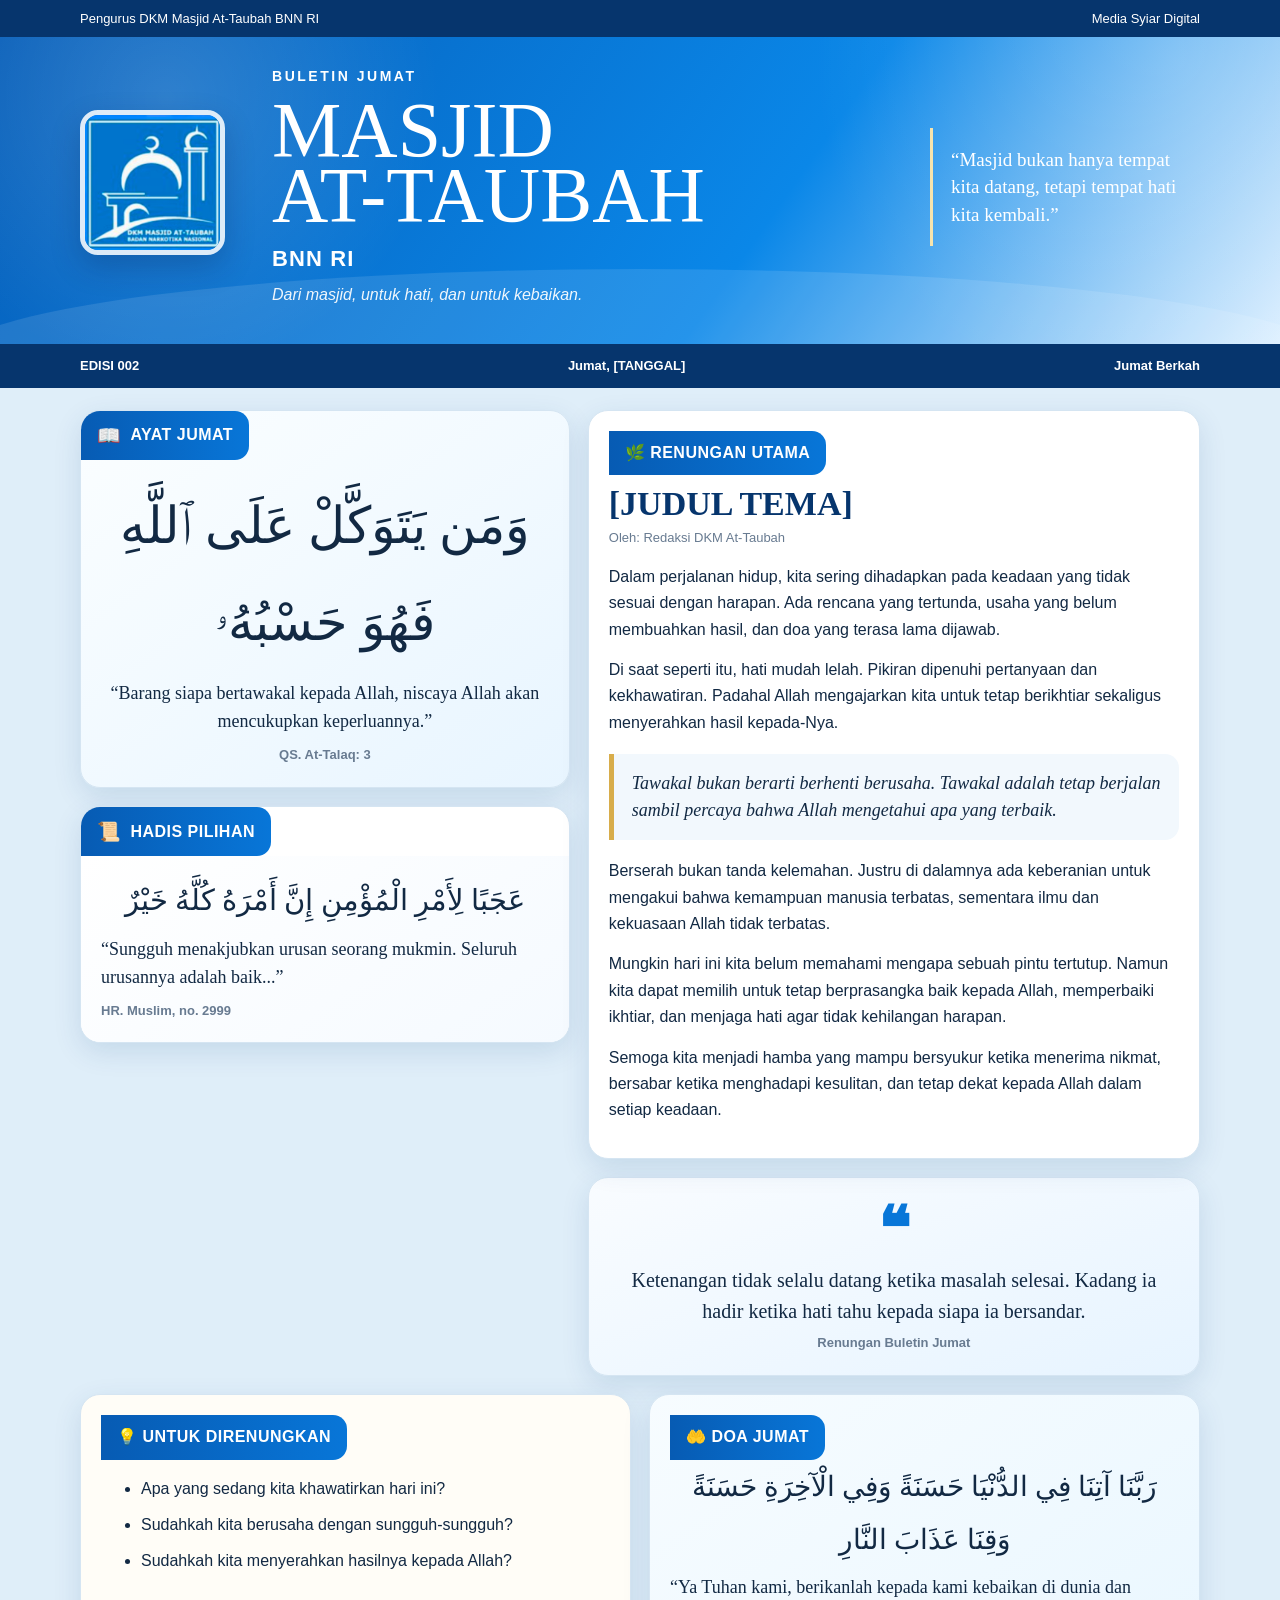
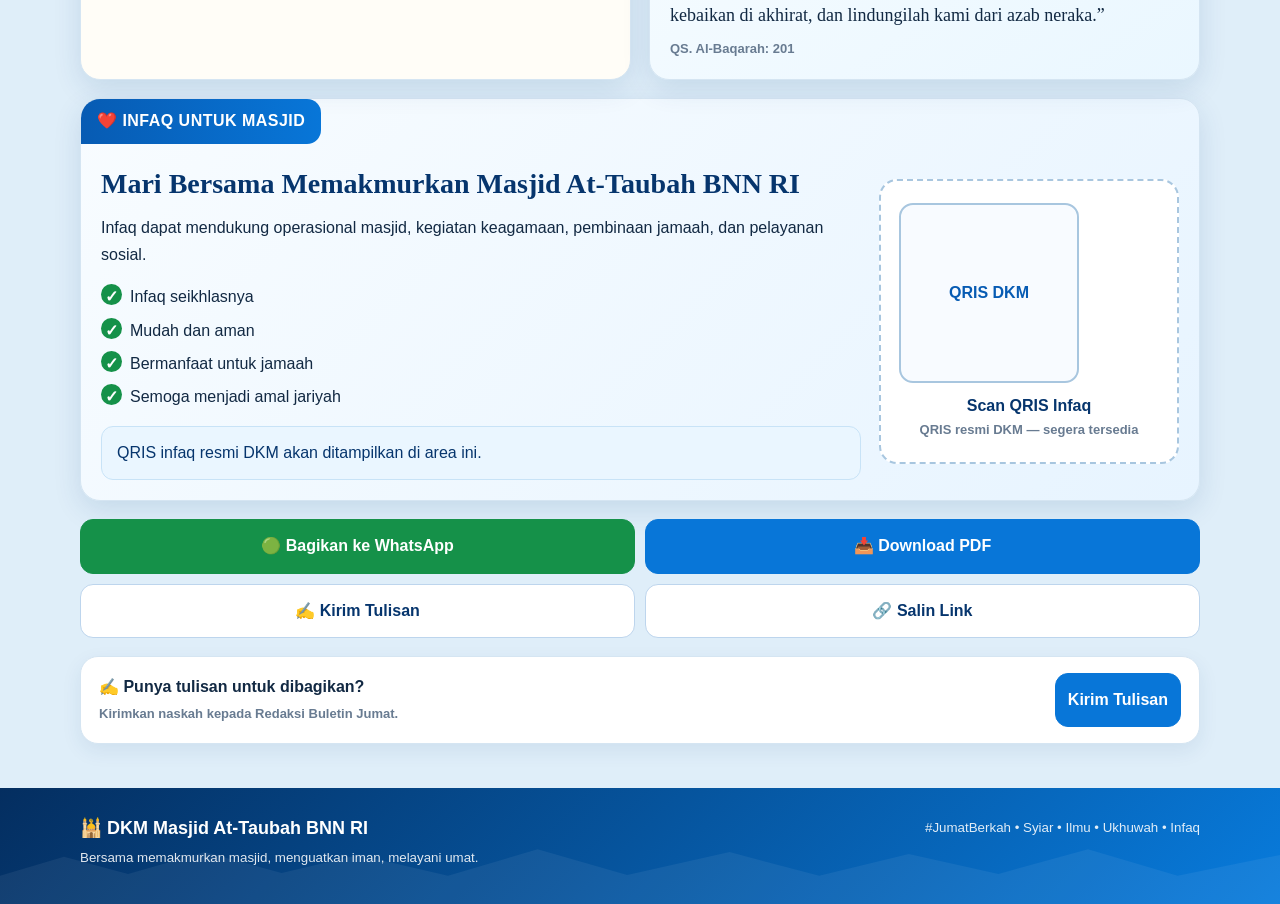
<file: edisi/002/index.html>
<!doctype html>
<html lang="id"><head><meta charset="utf-8"><meta name="viewport" content="width=device-width,initial-scale=1">
<meta name="theme-color" content="#0876d8"><meta name="description" content="Buletin Jumat Digital Masjid At-Taubah BNN RI">
<title>Buletin Jumat Edisi 002 — Masjid At-Taubah BNN RI</title>
<link rel="stylesheet" href="../../css/style.css"></head><body>

<div class="top"><div class="wrap"><span>Pengurus DKM Masjid At-Taubah BNN RI</span><span>Media Syiar Digital</span></div></div>
<header class="mast"><div class="wrap mast-inner">
<div><img class="logo" src="../../assets/logo-dkm.jpg" alt="Logo DKM Masjid At-Taubah BNN RI"></div>
<div><div class="eyebrow">Buletin Jumat</div><div class="bigtitle"><span>MASJID</span><span>AT-TAUBAH</span></div><div class="brandline">BNN RI</div><div class="tagline">Dari masjid, untuk hati, dan untuk kebaikan.</div></div>
<div class="mast-quote">“Masjid bukan hanya tempat kita datang, tetapi tempat hati kita kembali.”</div>
</div></header>

<div class="edbar"><div class="wrap"><span>EDISI 002</span><span>Jumat, [TANGGAL]</span><span>Jumat Berkah</span></div></div>
<main class="wrap page">
<div class="layout">
<div>
<section class="card ayah"><div class="ribbon"><i>📖</i> AYAT JUMAT</div><div class="ayahbody">
<div class="ar">وَمَن يَتَوَكَّلْ عَلَى ٱللَّهِ فَهُوَ حَسْبُهُۥ</div>
<div class="trans">“Barang siapa bertawakal kepada Allah, niscaya Allah akan mencukupkan keperluannya.”</div>
<div class="src">QS. At-Talaq: 3</div></div></section>
<section class="card" style="margin-top:18px"><div class="ribbon"><i>📜</i> HADIS PILIHAN</div><div class="hadithbody">
<div class="ar">عَجَبًا لِأَمْرِ الْمُؤْمِنِ إِنَّ أَمْرَهُ كُلَّهُ خَيْرٌ</div>
<p class="trans">“Sungguh menakjubkan urusan seorang mukmin. Seluruh urusannya adalah baik...”</p>
<div class="src">HR. Muslim, no. 2999</div></div></section>
</div>
<div>
<article class="card cardpad article"><div class="ribbon">🌿 RENUNGAN UTAMA</div>
<h1>[JUDUL TEMA]</h1><div class="by">Oleh: Redaksi DKM At-Taubah</div>
<p>Dalam perjalanan hidup, kita sering dihadapkan pada keadaan yang tidak sesuai dengan harapan. Ada rencana yang tertunda, usaha yang belum membuahkan hasil, dan doa yang terasa lama dijawab.</p>
<p>Di saat seperti itu, hati mudah lelah. Pikiran dipenuhi pertanyaan dan kekhawatiran. Padahal Allah mengajarkan kita untuk tetap berikhtiar sekaligus menyerahkan hasil kepada-Nya.</p>
<div class="quote">Tawakal bukan berarti berhenti berusaha. Tawakal adalah tetap berjalan sambil percaya bahwa Allah mengetahui apa yang terbaik.</div>
<p>Berserah bukan tanda kelemahan. Justru di dalamnya ada keberanian untuk mengakui bahwa kemampuan manusia terbatas, sementara ilmu dan kekuasaan Allah tidak terbatas.</p>
<p>Mungkin hari ini kita belum memahami mengapa sebuah pintu tertutup. Namun kita dapat memilih untuk tetap berprasangka baik kepada Allah, memperbaiki ikhtiar, dan menjaga hati agar tidak kehilangan harapan.</p>
<p>Semoga kita menjadi hamba yang mampu bersyukur ketika menerima nikmat, bersabar ketika menghadapi kesulitan, dan tetap dekat kepada Allah dalam setiap keadaan.</p></article>
<section class="card sidequote" style="margin-top:18px"><div class="mark">❝</div><p>Ketenangan tidak selalu datang ketika masalah selesai. Kadang ia hadir ketika hati tahu kepada siapa ia bersandar.</p><div class="src">Renungan Buletin Jumat</div></section>
</div></div>

<div class="lower">
<section class="card reflection cardpad"><div class="ribbon">💡 UNTUK DIRENUNGKAN</div>
<ul><li>Apa yang sedang kita khawatirkan hari ini?</li><li>Sudahkah kita berusaha dengan sungguh-sungguh?</li><li>Sudahkah kita menyerahkan hasilnya kepada Allah?</li></ul></section>
<section class="card doa cardpad"><div class="ribbon">🤲 DOA JUMAT</div>
<div class="ar small">رَبَّنَا آتِنَا فِي الدُّنْيَا حَسَنَةً وَفِي الْآخِرَةِ حَسَنَةً وَقِنَا عَذَابَ النَّارِ</div>
<p class="trans">“Ya Tuhan kami, berikanlah kepada kami kebaikan di dunia dan kebaikan di akhirat, dan lindungilah kami dari azab neraka.”</p><div class="src">QS. Al-Baqarah: 201</div></section>
</div>

<section class="card donation"><div class="ribbon">❤️ INFAQ UNTUK MASJID</div><div class="donation-grid">
<div><h2>Mari Bersama Memakmurkan Masjid At-Taubah BNN RI</h2>
<p>Infaq dapat mendukung operasional masjid, kegiatan keagamaan, pembinaan jamaah, dan pelayanan sosial.</p>
<ul class="checks"><li>Infaq seikhlasnya</li><li>Mudah dan aman</li><li>Bermanfaat untuk jamaah</li><li>Semoga menjadi amal jariyah</li></ul>
<div class="info">QRIS infaq resmi DKM akan ditampilkan di area ini.</div></div>
<div class="qris"><div><div class="qr-placeholder">QRIS DKM</div><strong style="display:block;margin-top:10px;color:#06356d">Scan QRIS Infaq</strong><div class="src">QRIS resmi DKM — segera tersedia</div></div></div>
</div></section>

<div class="actions">
<button class="btn wa" onclick="shareWA()">🟢 Bagikan ke WhatsApp</button>
<button class="btn primary" onclick="downloadPDF()">📥 Download PDF</button>
<a class="btn" href="../../kirim-tulisan/">✍️ Kirim Tulisan</a>
<button class="btn" onclick="copyLink()">🔗 Salin Link</button>
</div>
<div class="submit"><div><strong>✍️ Punya tulisan untuk dibagikan?</strong><br><span class="src">Kirimkan naskah kepada Redaksi Buletin Jumat.</span></div><a class="btn primary" href="../../kirim-tulisan/">Kirim Tulisan</a></div>
</main>

<footer class="footer"><div class="wrap">
<div><strong>🕌 DKM Masjid At-Taubah BNN RI</strong><br><small>Bersama memakmurkan masjid, menguatkan iman, melayani umat.</small></div>
<div><small>#JumatBerkah • Syiar • Ilmu • Ukhuwah • Infaq</small></div>
</div></footer>

<script src="../../js/app.js"></script></body></html>
</file>
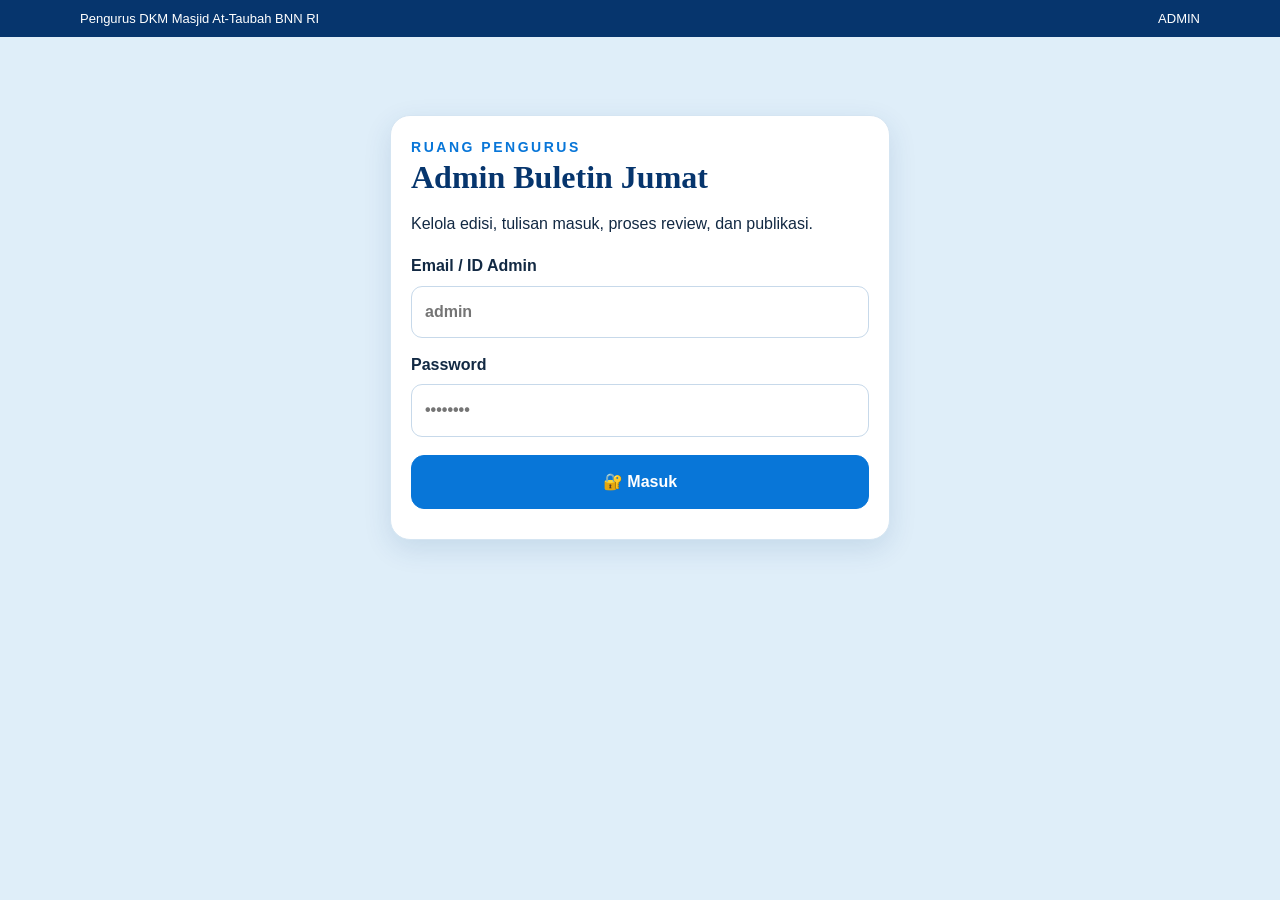
<file: admin/admin.html>
<!doctype html><html lang="id"><head><meta charset="utf-8"><meta name="viewport" content="width=device-width,initial-scale=1"><meta name="theme-color" content="#06356d"><title>Admin — Buletin Jumat At-Taubah</title><link rel="stylesheet" href="../css/style.css"><style>
.admin-shell{max-width:1100px;margin:0 auto;padding:18px 0 40px}.admin-head{display:flex;justify-content:space-between;align-items:center;gap:12px;margin-bottom:16px}.admin-title{font:700 32px/1.1 Georgia,serif;color:var(--navy);margin:0}.admin-grid{display:grid;grid-template-columns:260px 1fr;gap:16px}.admin-nav{background:#fff;border:1px solid var(--line);border-radius:18px;padding:12px;box-shadow:0 8px 24px rgba(8,66,120,.08);height:max-content}.admin-nav button{width:100%;border:0;background:transparent;padding:12px;text-align:left;border-radius:10px;font-weight:800;color:var(--navy);cursor:pointer}.admin-nav button.active,.admin-nav button:hover{background:var(--sky)}.admin-panel{background:#fff;border:1px solid var(--line);border-radius:18px;padding:22px;box-shadow:0 8px 24px rgba(8,66,120,.08)}.admin-panel h2{font:700 26px/1.15 Georgia,serif;color:var(--navy);margin:0 0 14px}.statgrid{display:grid;grid-template-columns:repeat(4,1fr);gap:12px}.stat{padding:16px;border:1px solid var(--line);border-radius:14px;background:linear-gradient(145deg,#fff,#f3f9ff)}.stat b{display:block;font-size:28px;color:var(--blue)}.data-list{display:grid;gap:10px;margin-top:14px}.data-item{padding:14px;border:1px solid var(--line);border-radius:12px;background:#fbfdff}.data-item strong{color:var(--navy)}.row{display:grid;grid-template-columns:1fr 1fr;gap:12px}.admin-table{width:100%;border-collapse:collapse;margin-top:12px;font-size:14px}.admin-table th,.admin-table td{border-bottom:1px solid var(--line);padding:10px;text-align:left;vertical-align:top}.hidden{display:none!important}.login-card{max-width:500px;margin:60px auto}.admin-note{margin:10px 0}textarea.admin-area{min-height:280px}.status{display:inline-block;padding:5px 9px;border-radius:999px;font-weight:800;font-size:12px;background:#eef5ff;color:#124f8a}.status.review{background:#fff3cd;color:#705400}.status.approved{background:#e5f7eb;color:#166534}.status.published{background:#dff7e8;color:#116b3a}.status.draft{background:#edf1f5;color:#4b5563}.status.revisi{background:#fde8e8;color:#991b1b}.toolrow{display:flex;gap:8px;flex-wrap:wrap;margin:8px 0}.toolrow button{border:1px solid var(--line);background:#fff;padding:8px 10px;border-radius:9px;font-weight:700;cursor:pointer}.reviewbox{margin-top:14px;padding:14px;border:1px dashed #b9cbe0;border-radius:12px;background:#f7fbff}.review-url{word-break:break-all}.smallbtn{padding:8px 11px!important;font-size:13px!important;width:auto!important}.danger{border-color:#e8b4b4!important;color:#8a1c1c!important}
@media(max-width:760px){.admin-grid{grid-template-columns:1fr}.statgrid,.row{grid-template-columns:1fr}.admin-head{align-items:flex-start;flex-direction:column}}
</style></head><body><div class="top"><div class="wrap"><span>Pengurus DKM Masjid At-Taubah BNN RI</span><span>ADMIN</span></div></div><main class="wrap admin-shell">
<section id="loginView" class="card login-card cardpad"><div class="eyebrow" style="color:var(--blue)">Ruang Pengurus</div><h1 class="admin-title">Admin Buletin Jumat</h1><p>Kelola edisi, tulisan masuk, proses review, dan publikasi.</p><label>Email / ID Admin<input id="loginUser" autocomplete="username" placeholder="admin"></label><label>Password<input id="loginPass" type="password" autocomplete="current-password" placeholder="••••••••"></label><button class="btn primary" style="margin-top:18px;width:100%" onclick="login()">🔐 Masuk</button><div id="loginMsg" class="admin-note"></div></section>
<section id="dashboardView" class="hidden"><div class="admin-head"><div><div class="eyebrow" style="color:var(--blue)">Dashboard Pengurus</div><h1 class="admin-title">Kontrol Buletin Jumat</h1></div><button class="btn" onclick="logout()">Keluar</button></div><div class="admin-grid"><nav class="admin-nav"><button class="active" data-tab="overview">📊 Ringkasan</button><button data-tab="editions">🕌 Kelola Edisi</button><button data-tab="submissions">✍️ Tulisan Masuk</button><button data-tab="settings">⚙️ Pengaturan</button></nav><div>
<section id="tab-overview" class="admin-panel tab"><h2>Ringkasan</h2><div class="statgrid"><div class="stat"><span>Edisi terbit</span><b id="statPublished">—</b></div><div class="stat"><span>Draft</span><b id="statDraft">—</b></div><div class="stat"><span>Review Pengurus</span><b id="statReview">—</b></div><div class="stat"><span>Tulisan masuk</span><b id="statSubmissions">—</b></div></div><div class="data-list" id="overviewList"></div></section>
<section id="tab-editions" class="admin-panel tab hidden"><h2>Kelola Edisi</h2><div class="info admin-note">Alur: <b>Draft → Review Pengurus → Disetujui → Terbit</b>. Edisi tidak bisa diterbitkan sebelum disetujui.</div><div class="row"><label>Nomor edisi<input id="edNo" placeholder="002"></label><label>Tanggal Jumat<input id="edDate" type="date"></label></div><label>Judul tema<input id="edTitle" placeholder="Judul Buletin Jumat"></label><label>Ayat Arab<textarea id="edAyah" class="admin-area" placeholder="Teks Arab ayat"></textarea></label><label>Terjemahan ayat<textarea id="edAyahTrans" placeholder="Terjemahan ayat"></textarea></label><label>Referensi ayat<input id="edAyahRef" placeholder="QS. ..."></label><label>Hadis Arab<textarea id="edHadith" class="admin-area" placeholder="Teks Arab hadis"></textarea></label><label>Terjemahan hadis<textarea id="edHadithTrans" placeholder="Terjemahan hadis"></textarea></label><label>Referensi hadis<input id="edHadithRef" placeholder="HR. ..."></label>
<label>Renungan Utama<textarea id="edArticle" class="admin-area" placeholder="Tulis renungan. Untuk menyisipkan ayat/hadis di tengah tulisan, gunakan tombol di bawah."></textarea></label><div class="toolrow"><button type="button" onclick="insertBlock('AYAT')">＋ Sisipkan Ayat</button><button type="button" onclick="insertBlock('HADIS')">＋ Sisipkan Hadis</button></div><div class="info">Format sisipan: baris 1 = Arab, baris 2 = terjemahan, baris 3 = referensi. Tanda blok dikerjakan otomatis oleh tombol.</div>
<label>Untuk direnungkan<textarea id="edReflection" placeholder="Satu poin per baris"></textarea></label><label>Doa Arab<textarea id="edDoa" class="admin-area" placeholder="Teks Arab doa"></textarea></label><label>Terjemahan doa<textarea id="edDoaTrans" placeholder="Terjemahan doa"></textarea></label><label>Referensi doa<input id="edDoaRef" placeholder="QS. ..."></label><div class="form-actions"><button class="btn primary" onclick="saveEdition()">💾 Simpan Draft</button><button class="btn" onclick="sendReview()">👀 Kirim ke Pengurus untuk Review</button><button class="btn wa" onclick="publishEdition()">🚀 Terbitkan</button></div><div id="editionMsg" class="admin-note"></div><div id="reviewBox" class="reviewbox hidden"></div><div id="editionList" class="data-list"></div></section>
<section id="tab-submissions" class="admin-panel tab hidden"><h2>Tulisan Masuk</h2><div class="info">Tulisan dari form publik masuk ke sini. File naskah disimpan sebagai Word agar Redaksi dapat mengeditnya.</div><div class="data-list" id="submissionList"></div></section>
<section id="tab-settings" class="admin-panel tab hidden"><h2>Pengaturan</h2><label>Nomor WhatsApp Redaksi<input id="waNumber" placeholder="628xxxxxxxxxx"></label><label>Nama Redaksi<input id="redactionName" placeholder="Redaksi Buletin Jumat"></label><label>URL publik utama<input id="publicBaseUrl" placeholder="https://dkm-at-taubah.github.io/buletin-jumat/"></label><label>URL backend Apps Script<input id="apiUrl" placeholder="https://script.google.com/macros/s/.../exec"></label><div class="form-actions"><button class="btn primary" onclick="saveSettings()">💾 Simpan Pengaturan</button></div><div id="settingsMsg" class="admin-note"></div></section>
</div></div></section></main>
<script>
const KEY='bt_admin_token';const DEFAULT_API='https://script.google.com/macros/s/AKfycbzlzU4MrICT-K2VKofOH6EZOzpnh1L8S2KmSnaTEIpApq619AzHram7COGBsvFhbdulrA/exec';let API=localStorage.getItem('bt_api_url')||DEFAULT_API;
function apiFetch(action,options={}){const sep=API.includes('?')?'&':'?';const token=localStorage.getItem(KEY)||'';const url=API+sep+'action='+encodeURIComponent(action)+'&token='+encodeURIComponent(token);const cfg={...options};if(cfg.body&&typeof cfg.body==='object')cfg.body=JSON.stringify(cfg.body);if((cfg.method||'GET').toUpperCase()==='POST')cfg.headers={'Content-Type':'text/plain;charset=utf-8'};return fetch(url,cfg).then(async r=>{const t=await r.text();try{return JSON.parse(t)}catch(_){throw new Error('Backend tidak mengembalikan JSON. Periksa deployment Google Apps Script.')}})}
function showLoginMsg(t,ok=false){document.getElementById('loginMsg').innerHTML='<div class="'+(ok?'info':'notice')+'">'+escapeHtml(t)+'</div>'}function login(){const u=document.getElementById('loginUser').value.trim(),p=document.getElementById('loginPass').value;apiFetch('login',{method:'POST',body:{user:u,password:p}}).then(d=>{if(!d.ok)throw new Error(d.message||'Login gagal');localStorage.setItem(KEY,d.token);showDashboard()}).catch(e=>showLoginMsg(e.message||'Tidak dapat menghubungi backend.'))}function showDashboard(){document.getElementById('loginView').classList.add('hidden');document.getElementById('dashboardView').classList.remove('hidden');loadAll()}function logout(){localStorage.removeItem(KEY);location.reload()}
document.querySelectorAll('.admin-nav button').forEach(b=>b.onclick=()=>{document.querySelectorAll('.admin-nav button').forEach(x=>x.classList.remove('active'));b.classList.add('active');document.querySelectorAll('.tab').forEach(x=>x.classList.add('hidden'));document.getElementById('tab-'+b.dataset.tab).classList.remove('hidden')});
function loadAll(){apiFetch('dashboard').then(d=>{if(!d.ok)throw new Error(d.message);const ed=d.editions||[],sub=d.submissions||[];document.getElementById('statPublished').textContent=ed.filter(x=>x.status==='published').length;document.getElementById('statDraft').textContent=ed.filter(x=>x.status==='draft').length;document.getElementById('statReview').textContent=ed.filter(x=>x.status==='review').length;document.getElementById('statSubmissions').textContent=sub.length;document.getElementById('overviewList').innerHTML=ed.slice().reverse().slice(0,8).map(e=>editionCard(e)).join('')||'<div class="info">Belum ada data.</div>';renderEditions(ed);renderSubmissions(sub);renderSettings(d.settings)}).catch(e=>document.getElementById('overviewList').innerHTML='<div class="notice">'+escapeHtml(e.message)+'</div>')}
function badge(s){const x=String(s||'draft');const label={draft:'DRAFT',review:'REVIEW PENGURUS',approved:'DISETUJUI',published:'TERBIT',revisi:'PERLU REVISI'}[x]||x.toUpperCase();return '<span class="status '+x+'">'+label+'</span>'}function editionCard(e){return '<div class="data-item"><strong>Edisi '+escapeHtml(e.no)+'</strong> — '+escapeHtml(e.title||'')+'<br><span class="src">'+escapeHtml(e.date||'')+' • '+badge(e.status)+'</span><br><button class="btn smallbtn" style="margin-top:8px" onclick=\'loadEdition("'+String(e.no).replace(/"/g,'&quot;')+'")\'>Edit</button>'+(e.reviewToken&&e.status==='review'?' <button class="btn smallbtn" onclick=\'showReview("'+String(e.no).replace(/"/g,'&quot;')+'")\'>🔗 Link Review</button>':'')+'</div>'}function renderEditions(list){document.getElementById('editionList').innerHTML=list.slice().reverse().map(editionCard).join('')||'<div class="info">Belum ada edisi.</div>'}
function renderSubmissions(list){document.getElementById('submissionList').innerHTML=list.slice().reverse().map(s=>'<div class="data-item"><strong>'+escapeHtml(s.title||'Tanpa judul')+'</strong><br>'+escapeHtml(s.name||'')+' • '+escapeHtml(s.email||'')+' • '+escapeHtml(s.wa||'')+'<br><span class="src">'+escapeHtml(s.status||'Masuk')+' • '+escapeHtml(s.created||'')+'</span>'+(s.fileUrl?'<br><a href="'+escapeHtml(s.fileUrl)+'" target="_blank" rel="noopener">📄 Buka file Word</a>':'')+'<br><select class="smallbtn" onchange="changeSubStatus(\''+escapeHtml(s.id||'')+'\',this.value)"><option '+(s.status==='Masuk'?'selected':'')+'>Masuk</option><option '+(s.status==='Dibaca'?'selected':'')+'>Dibaca</option><option '+(s.status==='Diproses'?'selected':'')+'>Diproses</option><option '+(s.status==='Diterbitkan'?'selected':'')+'>Diterbitkan</option><option '+(s.status==='Ditolak'?'selected':'')+'>Ditolak</option></select></div>').join('')||'<div class="info">Belum ada tulisan.</div>'}
function renderSettings(s){s=s||{};document.getElementById('waNumber').value=s.waNumber||'';document.getElementById('redactionName').value=s.redactionName||'';document.getElementById('publicBaseUrl').value=s.publicBaseUrl||'https://dkm-at-taubah.github.io/buletin-jumat/';document.getElementById('apiUrl').value=API}
function escapeHtml(x){return String(x).replace(/[&<>"']/g,m=>({'&':'&amp;','<':'&lt;','>':'&gt;','"':'&quot;',"'":'&#039;'}[m]))}
function payloadEdition(){return{no:document.getElementById('edNo').value.trim(),date:document.getElementById('edDate').value,title:document.getElementById('edTitle').value,ayah:document.getElementById('edAyah').value,ayahTrans:document.getElementById('edAyahTrans').value,ayahRef:document.getElementById('edAyahRef').value,hadith:document.getElementById('edHadith').value,hadithTrans:document.getElementById('edHadithTrans').value,hadithRef:document.getElementById('edHadithRef').value,article:document.getElementById('edArticle').value,reflection:document.getElementById('edReflection').value,doa:document.getElementById('edDoa').value,doaTrans:document.getElementById('edDoaTrans').value,doaRef:document.getElementById('edDoaRef').value}}
function insertBlock(type){const ta=document.getElementById('edArticle');const block='\n\n['+type+']\nArab di sini\nTerjemahan di sini\nReferensi di sini\n[/'+type+']\n\n';const a=ta.selectionStart,b=ta.selectionEnd;ta.value=ta.value.slice(0,a)+block+ta.value.slice(b);ta.focus();ta.selectionStart=ta.selectionEnd=a+block.length}
function msg(id,d){document.getElementById(id).innerHTML='<div class="'+(d.ok?'info':'notice')+'">'+escapeHtml(d.message||'')+'</div>'}
function saveEdition(){apiFetch('saveEdition',{method:'POST',body:payloadEdition()}).then(d=>{msg('editionMsg',d);if(d.ok)loadAll()}).catch(e=>msg('editionMsg',{ok:false,message:e.message}))}
function sendReview(){apiFetch('sendToReview',{method:'POST',body:payloadEdition()}).then(d=>{msg('editionMsg',d);if(d.ok){document.getElementById('reviewBox').classList.remove('hidden');document.getElementById('reviewBox').innerHTML='<b>👀 Siap dicek Pengurus</b><p class="review-url">'+escapeHtml(d.reviewUrl)+'</p><div class="toolrow"><button onclick="copyText(\''+d.reviewUrl.replace(/'/g,"\\'")+'\')">📋 Salin Link Review</button><button onclick="shareReview(\''+d.reviewUrl.replace(/'/g,"\\'")+'\')">🟢 Share ke WhatsApp Pengurus</button></div>';loadAll()}}).catch(e=>msg('editionMsg',{ok:false,message:e.message}))}
function shareReview(url){const t='🔎 *Review Buletin Jumat*\n\nMohon cek akhir Edisi '+document.getElementById('edNo').value+' sebelum diterbitkan.\n\n⚠️ DRAFT — REVIEW PENGURUS\n\n'+url;window.open('https://wa.me/?text='+encodeURIComponent(t),'_blank')}
function copyText(t){navigator.clipboard?navigator.clipboard.writeText(t).then(()=>alert('Link review disalin.')):alert(t)}
function showReview(no){apiFetch('getEdition',{method:'POST',body:{no}}).then(d=>{if(!d.ok)throw new Error(d.message);const e=d.edition;if(!e.reviewToken)throw new Error('Link review belum tersedia.');const base=(document.getElementById('publicBaseUrl').value||'https://dkm-at-taubah.github.io/buletin-jumat/').replace(/\/$/,'');const url=base+'/review/?no='+encodeURIComponent(no)+'&reviewToken='+encodeURIComponent(e.reviewToken);document.getElementById('reviewBox').classList.remove('hidden');document.getElementById('reviewBox').innerHTML='<b>🔗 Link Review Edisi '+escapeHtml(no)+'</b><p class="review-url">'+escapeHtml(url)+'</p><div class="toolrow"><button onclick="copyText(\''+url.replace(/'/g,"\\'")+'\')">📋 Salin</button><button onclick="shareReview(\''+url.replace(/'/g,"\\'")+'\')">🟢 Share WhatsApp</button></div>'}).catch(e=>alert(e.message))}
function loadEdition(no){apiFetch('getEdition',{method:'POST',body:{no}}).then(d=>{if(!d.ok)throw new Error(d.message);const e=d.edition;for(const [id,val] of Object.entries({edNo:e.no,edDate:e.date,edTitle:e.title,edAyah:e.ayah,edAyahTrans:e.ayahTrans,edAyahRef:e.ayahRef,edHadith:e.hadith,edHadithTrans:e.hadithTrans,edHadithRef:e.hadithRef,edArticle:e.article,edReflection:e.reflection,edDoa:e.doa,edDoaTrans:e.doaTrans,edDoaRef:e.doaRef}))document.getElementById(id).value=val||'';document.getElementById('reviewBox').classList.add('hidden');document.querySelector('[data-tab="editions"]').click();window.scrollTo({top:0,behavior:'smooth'})}).catch(e=>alert(e.message))}
function publishEdition(){apiFetch('publishEdition',{method:'POST',body:payloadEdition()}).then(d=>{msg('editionMsg',d);if(d.ok)loadAll()}).catch(e=>msg('editionMsg',{ok:false,message:e.message}))}
function changeSubStatus(id,status){apiFetch('updateSubmissionStatus',{method:'POST',body:{id,status}}).then(d=>{if(!d.ok)alert(d.message)}).catch(e=>alert(e.message))}
function saveSettings(){API=document.getElementById('apiUrl').value.trim();localStorage.setItem('bt_api_url',API);const data={waNumber:document.getElementById('waNumber').value.trim(),redactionName:document.getElementById('redactionName').value.trim(),publicBaseUrl:document.getElementById('publicBaseUrl').value.trim()};apiFetch('saveSettings',{method:'POST',body:data}).then(d=>msg('settingsMsg',d)).catch(e=>msg('settingsMsg',{ok:false,message:e.message}))}
function forceLogin(message){
  localStorage.removeItem(KEY);
  document.getElementById('dashboardView').classList.add('hidden');
  document.getElementById('loginView').classList.remove('hidden');
  if(message) showLoginMsg(message);
}
function checkSession(){
  const token=localStorage.getItem(KEY);
  if(!token){forceLogin();return;}
  apiFetch('dashboard').then(d=>{
    if(!d.ok && /sesi tidak valid|tidak berwenang/i.test(d.message||'')){
      forceLogin('Sesi admin sudah kedaluwarsa. Silakan masuk kembali.');
      return;
    }
    if(!d.ok) throw new Error(d.message||'Gagal memeriksa sesi.');
    showDashboard();
  }).catch(e=>{
    // Keep the user on the login screen for an invalid/expired session.
    if(/sesi tidak valid|tidak berwenang/i.test(e.message||'')){
      forceLogin('Sesi admin sudah kedaluwarsa. Silakan masuk kembali.');
    }else{
      showDashboard();
    }
  });
}
checkSession();
</script></body></html>
</file>
<file: css/style.css>
:root{
--blue:#0876d8;--blue2:#075bb3;--navy:#06356d;--sky:#eaf6ff;
--gold:#d8ad4b;--gold-light:#f6e4ad;--green:#159149;--ink:#122943;
--muted:#687b91;--line:#d5e5f2;--white:#fff;--danger:#a33a3a;
}
*{box-sizing:border-box}
html{scroll-behavior:smooth}
body{margin:0;background:#dfeef9;color:var(--ink);font-family:Arial,Helvetica,sans-serif;line-height:1.65}
a{color:inherit;text-decoration:none}
button,input,select,textarea{font:inherit}
.wrap{width:min(1120px,calc(100% - 24px));margin:auto}

.top{background:var(--navy);color:#fff;font-size:13px;padding:8px 0}
.top .wrap{display:flex;justify-content:space-between;gap:12px}

.mast{
background:
radial-gradient(circle at 13% 20%,rgba(255,255,255,.16),transparent 24%),
radial-gradient(circle at 92% 8%,rgba(255,255,255,.16),transparent 30%),
linear-gradient(125deg,#065eb9,#0a87e8 60%,#dcefff);
color:#fff;position:relative;overflow:hidden
}
.mast:after{content:"";position:absolute;left:-4%;right:-4%;bottom:-105px;height:180px;background:rgba(255,255,255,.11);border-radius:50%}
.mast-inner{position:relative;z-index:2;display:grid;grid-template-columns:170px 1fr 270px;align-items:center;gap:22px;padding:28px 0 36px}
.logo{width:145px;height:145px;object-fit:cover;border:5px solid rgba(255,255,255,.85);border-radius:18px;box-shadow:0 12px 30px rgba(0,30,80,.24)}
.eyebrow{letter-spacing:.18em;text-transform:uppercase;font-size:14px;font-weight:900}
.bigtitle{font-family:Georgia,"Times New Roman",serif;font-size:clamp(42px,7vw,78px);line-height:.84;margin:8px 0 13px}
.bigtitle span{display:block}
.brandline{font-size:22px;font-weight:900;letter-spacing:.05em}
.tagline{font-style:italic;opacity:.93;margin-top:5px}
.mast-quote{font:19px/1.45 Georgia,"Times New Roman",serif;border-left:3px solid var(--gold-light);padding:18px 0 18px 18px}

.edbar{background:var(--navy);color:#fff}
.edbar .wrap{display:flex;justify-content:space-between;gap:12px;flex-wrap:wrap;padding:11px 0;font-size:13px;font-weight:900}

.page{padding:22px 0}
.layout{display:grid;grid-template-columns:1fr 1.25fr;gap:18px}
.card{background:#fff;border:1px solid var(--line);border-radius:20px;box-shadow:0 9px 28px rgba(8,66,120,.12);overflow:hidden}
.cardpad{padding:20px}
.ribbon{display:inline-flex;align-items:center;gap:9px;background:linear-gradient(90deg,var(--blue2),var(--blue));color:#fff;padding:9px 16px;border-radius:0 14px 14px 0;font-weight:900;letter-spacing:.03em}
.ribbon i{font-style:normal;font-size:19px}
.ayah{background:linear-gradient(145deg,#fbfeff,#e8f5ff)}
.ayahbody{text-align:center;padding:18px 20px 22px}
.ar{direction:rtl;text-align:center;font-family:"Noto Naskh Arabic","Amiri","Traditional Arabic",serif;font-size:clamp(31px,5vw,51px);line-height:1.9}
.ar.small{font-size:28px}
.trans{font:18px/1.55 Georgia,"Times New Roman",serif;margin:8px auto;max-width:700px}
.src{font-size:13px;color:var(--muted);font-weight:800}
.hadithbody{padding:17px 20px 20px;background:linear-gradient(145deg,#fff,#f5faff)}
.hadithbody .ar{font-size:29px}

.article{position:relative}
.article h1{font:700 34px/1.1 Georgia,"Times New Roman",serif;margin:10px 0 5px;color:var(--navy)}
.by{color:var(--muted);font-size:13px;margin-bottom:15px}
.article p{font-size:16px;margin:0 0 14px}
.quote{background:#f2f8fd;border-left:5px solid var(--gold);padding:16px 18px;margin:18px 0;border-radius:0 14px 14px 0;font:italic 18px/1.5 Georgia,"Times New Roman",serif}
.sidequote{background:linear-gradient(160deg,#f9fcff,#e7f4ff);text-align:center;padding:22px}
.sidequote .mark{font:700 60px/1 Georgia,serif;color:var(--blue)}
.sidequote p{font:20px/1.55 Georgia,serif;margin:5px 0}

.lower{display:grid;grid-template-columns:1fr 1fr;gap:18px;margin-top:18px}
.reflection{background:#fffdf7}
.reflection li{margin:10px 0}
.doa{background:linear-gradient(145deg,#f7fcff,#eaf7ff)}

.donation{margin-top:18px;background:linear-gradient(135deg,#f8fcff,#e7f4ff)}
.donation-grid{display:grid;grid-template-columns:1fr 300px;gap:18px;align-items:center;padding:20px}
.donation h2{font:700 28px/1.1 Georgia,serif;margin:5px 0 10px;color:var(--navy)}
.checks{list-style:none;padding:0;margin:15px 0}
.checks li{margin:7px 0}
.checks li:before{content:"✓";display:inline-grid;place-items:center;width:21px;height:21px;border-radius:50%;background:var(--green);color:#fff;font-weight:900;margin-right:8px}
.qris{background:#fff;border:2px dashed #a8c6df;border-radius:18px;min-height:285px;display:grid;place-items:center;text-align:center;padding:18px}
.qr-placeholder{width:180px;height:180px;border:2px solid #a8c6df;border-radius:14px;display:grid;place-items:center;background:#f8fbff;color:var(--blue2);font-weight:900}

.actions{display:grid;grid-template-columns:1fr 1fr;gap:10px;margin-top:18px}
.btn{display:flex;justify-content:center;align-items:center;gap:8px;padding:13px 12px;border-radius:13px;border:1px solid #bdd5ed;background:#fff;color:var(--navy);font-weight:900;cursor:pointer;text-align:center}
.btn.primary{background:var(--blue);border-color:var(--blue);color:#fff}
.btn.wa{background:var(--green);border-color:var(--green);color:#fff}
.btn.danger{color:var(--danger)}
.btn:focus{outline:3px solid rgba(8,118,216,.18);outline-offset:2px}
.submit{margin-top:18px;background:#fff;border-radius:18px;border:1px solid var(--line);padding:16px 18px;display:flex;justify-content:space-between;align-items:center;gap:12px;box-shadow:0 7px 20px rgba(8,66,120,.08)}

.footer{margin-top:22px;background:linear-gradient(135deg,#042e60,#087bdc);color:#fff;position:relative;overflow:hidden}
.footer:after{content:"";position:absolute;left:0;right:0;bottom:0;height:95px;background:rgba(255,255,255,.06);clip-path:polygon(0 70%,5% 50%,10% 68%,16% 45%,22% 67%,28% 48%,35% 70%,42% 42%,49% 69%,57% 45%,64% 70%,71% 47%,78% 68%,85% 42%,92% 70%,100% 48%,100% 100%,0 100%)}
.footer .wrap{position:relative;z-index:2;padding:26px 0 34px;display:flex;justify-content:space-between;gap:20px}
.footer strong{font-size:18px}.footer small{opacity:.88}

.notice{padding:13px 15px;background:#fff8e3;border:1px solid #efd28a;border-radius:12px;color:#5c4a19}
.info{padding:13px 15px;background:var(--sky);border:1px solid #c8e3f7;border-radius:12px;color:var(--navy)}
.form-page{padding:20px 0}
.form-card{max-width:900px;margin:0 auto;background:#fff;border-radius:20px;padding:24px;box-shadow:0 9px 28px rgba(8,66,120,.12);border:1px solid var(--line)}
.form-title{font:700 34px/1.1 Georgia,serif;color:var(--navy);margin:8px 0}
.section-label{margin-top:24px;color:var(--navy);font-weight:900;border-bottom:2px solid #e1edf6;padding-bottom:7px}
label{display:block;font-weight:800;margin-top:14px}
input,select,textarea{width:100%;padding:12px 13px;border:1px solid #c7d9ea;border-radius:11px;margin-top:6px;background:#fff}
input:focus,select:focus,textarea:focus{outline:3px solid rgba(8,118,216,.12);border-color:var(--blue)}
textarea{min-height:190px;resize:vertical}
input[type=file]{padding:9px}
.checkline{font-weight:500!important;display:flex;gap:9px;align-items:flex-start}
.checkline input{width:auto;margin-top:6px}
.form-actions{display:grid;grid-template-columns:1fr 1fr;gap:10px;margin-top:20px}
.status{margin-top:16px}
.archive{display:grid;grid-template-columns:repeat(3,1fr);gap:14px}
.archive .card{padding:18px}
.archive h3{margin:7px 0;color:var(--navy);font-family:Georgia,serif}

@media(max-width:850px){
 .mast-inner{grid-template-columns:90px 1fr}
 .logo{width:84px;height:84px}
 .mast-quote{grid-column:1/-1}
 .layout,.donation-grid{grid-template-columns:1fr}
 .lower{grid-template-columns:1fr}
 .archive{grid-template-columns:1fr 1fr}
}
@media(max-width:560px){
 .wrap{width:calc(100% - 16px)}
 .bigtitle{font-size:42px}
 .brandline{font-size:17px}
 .mast-inner{padding:18px 0 26px}
 .mast-quote{font-size:16px}
 .edbar .wrap{font-size:12px}
 .cardpad,.ayahbody,.hadithbody{padding:16px}
 .article h1{font-size:29px}
 .actions{grid-template-columns:1fr 1fr}
 .submit{align-items:flex-start;flex-direction:column}
 .footer .wrap{flex-direction:column}
 .form-card{padding:16px}
 .form-title{font-size:29px}
 .form-actions{grid-template-columns:1fr}
 .archive{grid-template-columns:1fr}
}
@media print{
 body{background:#fff}.top,.actions,.submit{display:none!important}
 .card{box-shadow:none}.page{padding:8px 0}.footer{margin-top:8px}
}



@media(max-width:560px){.actions{grid-template-columns:1fr}}
.inserted-quote{margin:24px 0;padding:20px;border:1px solid var(--line);border-radius:16px;background:#f7fbff;text-align:center}.inserted-label{font-weight:800;color:var(--blue);letter-spacing:.04em;margin-bottom:12px}.inserted-quote .ar{font-size:28px;line-height:1.9;direction:rtl}.inserted-quote .trans{margin-top:10px;font-style:italic}.review-shell{position:relative}.review-watermark{position:fixed;inset:0;pointer-events:none;z-index:50;display:flex;align-items:center;justify-content:center;transform:rotate(-24deg);font:900 clamp(38px,7vw,96px)/1 Georgia,serif;color:rgba(180,40,40,.12);letter-spacing:.06em;text-align:center}.review-banner{position:sticky;top:0;z-index:60;background:#fff3cd;border-bottom:1px solid #e5c76b;padding:12px 16px;text-align:center;font-weight:800;color:#705400}.review-actions{display:flex;gap:12px;flex-wrap:wrap;justify-content:center;margin:22px 0}.review-actions .btn{cursor:pointer}

.qris-image{width:min(180px,100%) !important;height:auto !important;max-width:180px !important;max-height:180px !important;object-fit:contain;display:block;margin:auto;border-radius:12px}.qr-fallback{width:220px;height:220px;border:2px solid #a8c6df;border-radius:14px;display:grid;place-items:center;background:#f8fbff;color:var(--blue2);font-weight:900;text-align:center}

/* QRIS FINAL SIZE FIX */
.qris{overflow:hidden}
.qris > div{width:100%;min-width:0}.qris-image{width:min(180px,100%) !important;height:auto !important;max-width:180px !important;max-height:180px !important}

/* QRIS DOWNLOAD BUTTON FINAL */
.qris-download{display:inline-flex;align-items:center;justify-content:center;min-height:42px;padding:10px 18px;border-radius:10px;background:#0877d1;color:#fff!important;text-decoration:none!important;font-weight:800;font-size:14px;box-shadow:0 4px 12px #0877d133;margin-top:4px}.qris-download:active{transform:translateY(1px)}
</file>
